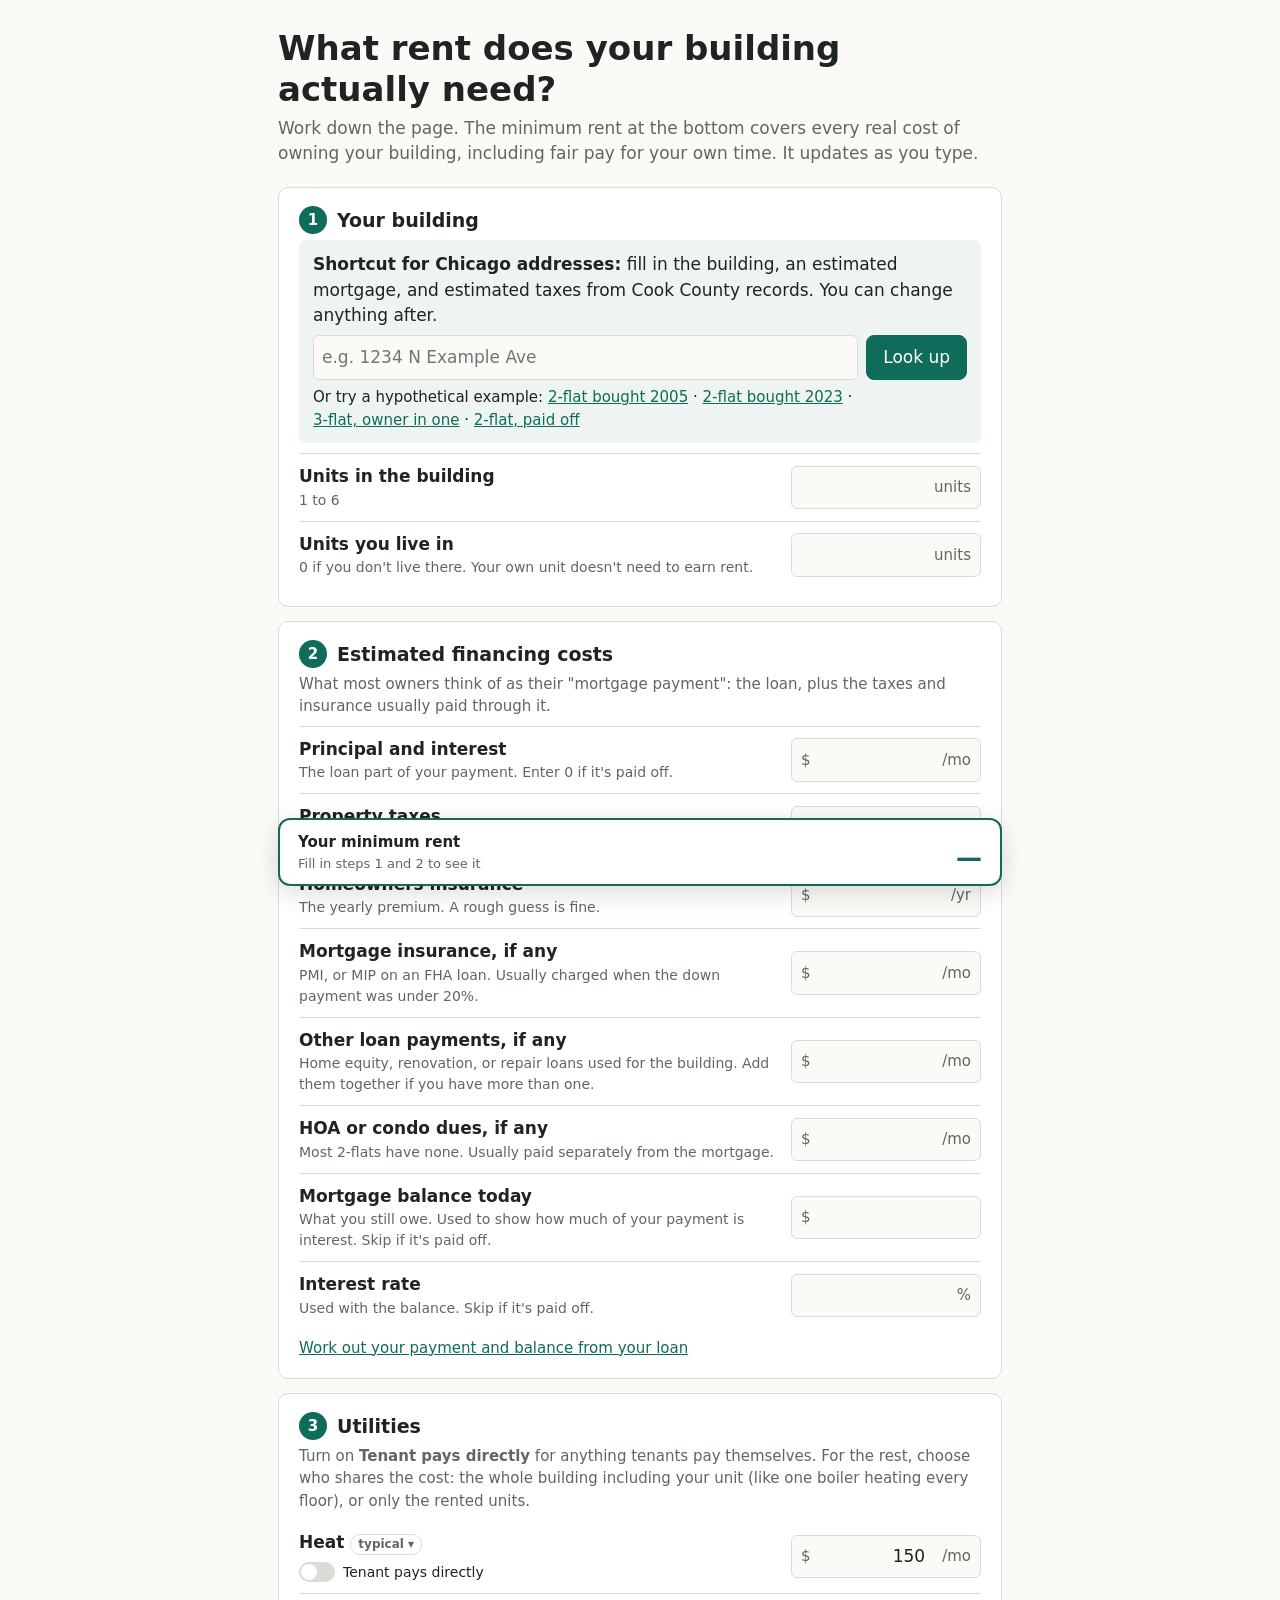
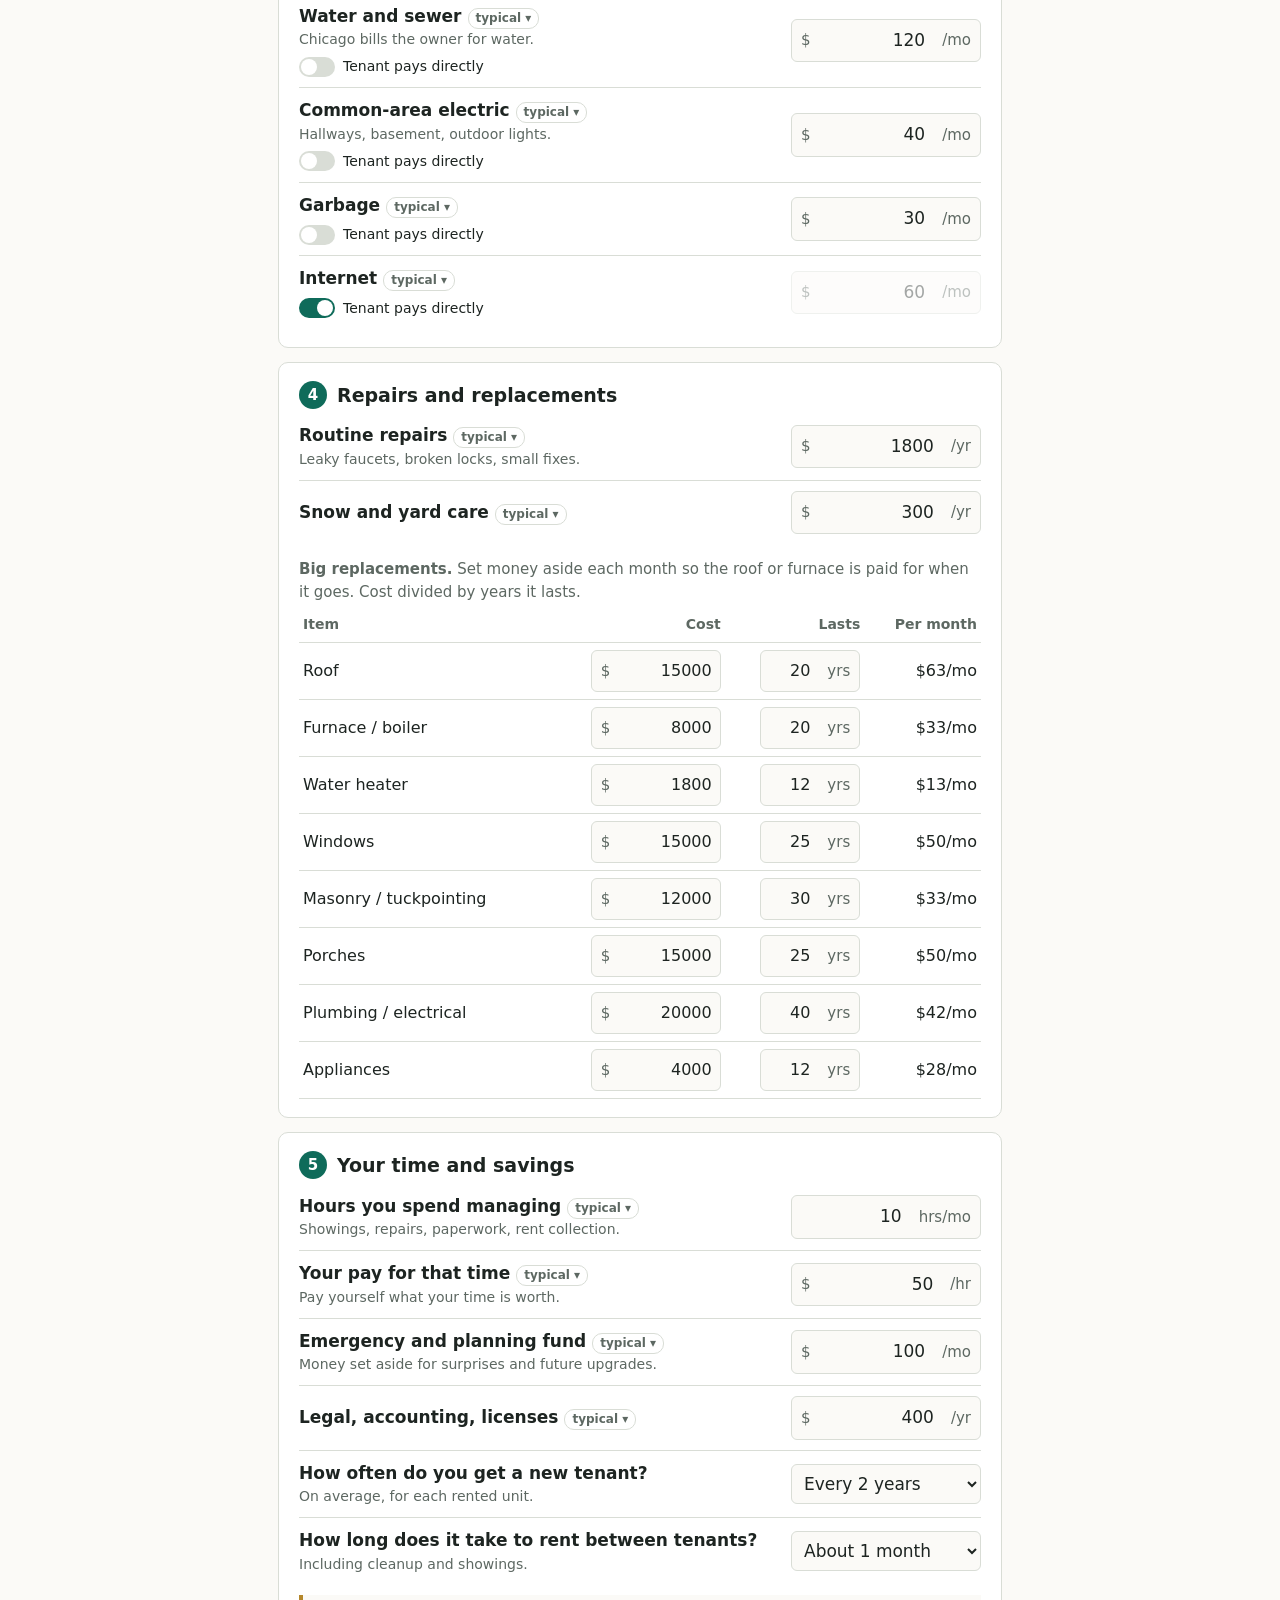
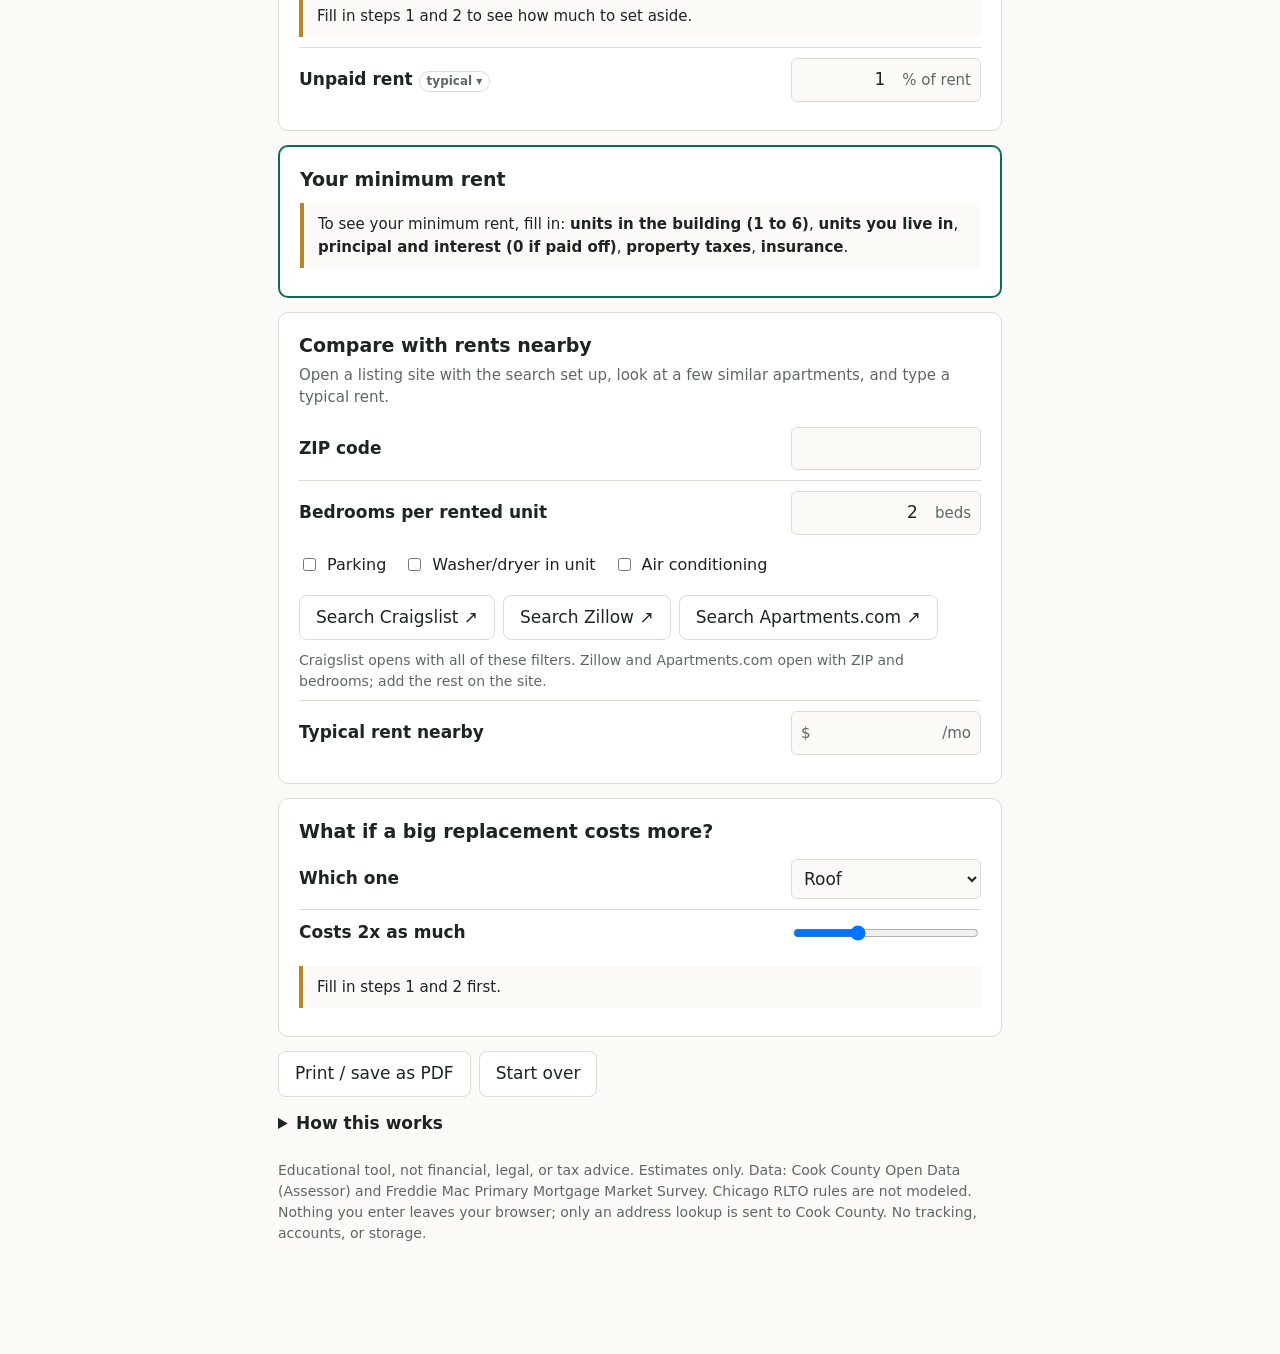
<file: public/minimum_rent_calculator/index.html>
<!DOCTYPE html>
<html lang="en">
<head>
<meta charset="utf-8">
<meta name="viewport" content="width=device-width, initial-scale=1">
<title>Chicago Small Landlord Minimum Rent Calculator</title>
<style>
:root{--bg:#fbfaf7;--card:#fff;--ink:#1d2421;--mute:#5d6862;--line:#d9ddd6;--acc:#0f6b5a;--acc2:#b4872c;--warn:#b5482f;--soft:#eef4f1}
@media(prefers-color-scheme:dark){:root{--bg:#121715;--card:#1b2220;--ink:#eef2ef;--mute:#a3aea8;--line:#34403c;--acc:#5cc7ad;--acc2:#e0b455;--warn:#ee8a6f;--soft:#1f2b27}}
*{box-sizing:border-box}
body{margin:0;background:var(--bg);color:var(--ink);font:17px/1.5 system-ui,-apple-system,"Segoe UI",Roboto,sans-serif}
main{max-width:760px;margin:0 auto;padding:28px 18px 60px}
h1{font-size:clamp(26px,4vw,34px);margin:0 0 6px;line-height:1.2}
.lead{color:var(--mute);margin:0 0 20px}
.step{background:var(--card);border:1px solid var(--line);border-radius:10px;padding:18px 20px;margin:14px 0}
.step h2{font-size:19px;margin:0 0 4px;display:flex;align-items:center;gap:10px}
.step h2 .n{display:inline-grid;place-items:center;width:28px;height:28px;border-radius:50%;background:var(--acc);color:#fff;font-size:15px;flex:none}
@media(prefers-color-scheme:dark){.step h2 .n{color:#0b1210}}
.step>p.hint{color:var(--mute);margin:0 0 8px;font-size:15px}
.row{display:grid;grid-template-columns:1fr 190px;gap:6px 16px;align-items:center;padding:10px 0;border-top:1px solid var(--line)}
.row:first-of-type{border-top:0}
.row label{font-weight:600}
.row small{display:block;font-weight:400;color:var(--mute);font-size:14px}
.box{display:flex;align-items:center;border:1px solid var(--line);border-radius:6px;background:var(--bg);overflow:hidden}
.box:focus-within{outline:3px solid var(--acc2);outline-offset:1px}
.box span{padding:0 9px;color:var(--mute);font-size:15px;white-space:nowrap}
.box input{border:0;outline:0;background:transparent;color:var(--ink);font:inherit;padding:8px;width:100%;min-width:0;text-align:right}
.tag{display:inline-block;font-size:12px;font-weight:400;border:1px solid var(--line);border-radius:10px;padding:0 7px;margin-left:6px;color:var(--mute)}
.tag:empty{display:none}
button.tag{font:inherit;font-size:12px;cursor:pointer;background:transparent;line-height:1.6}
button.tag:hover{background:var(--soft)}
button.tag[aria-expanded=true]{background:var(--soft)}
.expl{margin:-2px 0 10px;padding:10px 12px;border-radius:8px;background:var(--soft);font-size:14px;line-height:1.5}
.expl b{font-weight:600}
.utc{display:flex;flex-wrap:wrap;gap:6px 14px;align-items:center;margin-top:6px;font-weight:400;font-size:14px}
.utc select{font:inherit;font-size:14px;padding:4px 6px;border:1px solid var(--line);border-radius:6px;background:var(--bg);color:var(--ink);max-width:100%}
.sw{display:inline-flex;align-items:center;gap:8px;cursor:pointer;color:var(--ink);font-weight:400!important}
.sw input{position:absolute;opacity:0;width:1px;height:1px}
.sw span{width:36px;height:20px;border-radius:10px;background:var(--line);position:relative;transition:background .15s;flex:none}
.sw span::after{content:"";position:absolute;top:2px;left:2px;width:16px;height:16px;border-radius:50%;background:#fff;transition:transform .15s}
.sw input:checked+span{background:var(--acc)}
.sw input:checked+span::after{transform:translateX(16px)}
.sw input:focus-visible+span{outline:3px solid var(--acc2);outline-offset:2px}
.row.ut.off .box{opacity:.4}
.row.ut.off select{display:none}
.lc{margin:10px 0 4px;padding:14px;border-radius:10px;background:var(--soft)}
.lc-head{display:flex;justify-content:space-between;align-items:center}
.lc-note{margin:4px 0 10px;font-size:14px;color:var(--mute)}
.lc-grid{display:grid;grid-template-columns:repeat(auto-fit,minmax(150px,1fr));gap:10px}
.lc-grid label{font-size:14px;font-weight:600;display:flex;flex-direction:column;gap:4px}
.lc-grid .box{background:var(--card)}
.lc-grid select,.lc-grid input[type=month]{font:inherit;font-size:16px;padding:7px 8px;border:1px solid var(--line);border-radius:6px;background:var(--card);color:var(--ink)}
.lc-out{margin-top:12px;font-size:15px}
.float{position:fixed;left:50%;bottom:14px;transform:translateX(-50%);z-index:50;width:min(724px,calc(100vw - 24px));display:flex;align-items:center;justify-content:space-between;gap:12px;padding:10px 18px;border-radius:12px;background:var(--card);border:2px solid var(--acc);box-shadow:0 6px 24px rgba(0,0,0,.15);cursor:pointer;font:inherit;color:var(--ink);text-align:left;transition:opacity .2s,transform .2s}
.float.gone{opacity:0;transform:translate(-50%,12px);pointer-events:none}
.float .fl-l{font-size:15px;font-weight:600}
.float .fl-l small{display:block;font-weight:400;font-size:13px;color:var(--mute)}
.float .fl-r{display:flex;gap:18px;align-items:flex-end}
.float .fl-n{text-align:right;line-height:1.15}
.float .fl-n small{display:block;font-size:12px;color:var(--mute)}
.float .fl-v{font-size:26px;font-weight:700;color:var(--acc);white-space:nowrap}
.float .fl-b{font-size:18px;font-weight:700;color:var(--mute);white-space:nowrap}
.delta{display:inline-block;font-size:13px;font-weight:700;margin-right:6px;padding:1px 6px;border-radius:8px;background:var(--soft);color:var(--acc);opacity:0;transition:opacity .3s;vertical-align:middle}
.delta.show{opacity:1}
.pulse{animation:pulse .7s ease}
@keyframes pulse{0%{transform:scale(1)}30%{transform:scale(1.08)}100%{transform:scale(1)}}
@media(max-width:560px){.float .fl-l small{display:none}.float .fl-r{gap:12px}.float .fl-v{font-size:22px}.float .fl-b{font-size:15px}}
main{padding-bottom:110px}
@media print{.float{display:none!important}}
.lk{margin-top:10px;background:var(--card);border:1px solid var(--line);border-radius:10px;overflow:hidden}
.lk-head{display:flex;gap:10px;align-items:center;padding:12px 14px;border-bottom:1px solid var(--line)}
.lk-head svg{color:var(--acc);flex:none}
.lk-head b{display:block;font-size:16px}.lk-head span{font-size:13px;color:var(--mute)}
.lk-steps{list-style:none;margin:0;padding:4px 0}
.lk-steps li{display:grid;grid-template-columns:36px 1fr 22px;gap:10px;align-items:center;padding:8px 14px}
.lk-steps .ic{width:36px;height:36px;border-radius:9px;display:grid;place-items:center;background:var(--soft);color:var(--acc)}
.lk-steps b{display:block;font-size:15px}.lk-steps .d{font-size:14px;color:var(--mute)}
.lk-steps .st{width:20px;height:20px;border-radius:50%}
.lk-steps li.pending .st{border:2px solid var(--line);border-top-color:var(--acc);animation:spin .8s linear infinite}
.lk-steps li.done .st{background:var(--acc);-webkit-mask:var(--chk) center/14px no-repeat,linear-gradient(#000 0 0);-webkit-mask-composite:xor;mask-composite:exclude}
.lk-steps li.warn .st{background:var(--acc2)}
.lk-steps li.warn .ic{color:var(--acc2)}
.lk-steps li.done .st::after,.lk-steps li.warn .st::after{display:block;text-align:center;color:#fff;font-size:13px;font-weight:700;line-height:20px}
.lk-steps li.done .st{-webkit-mask:none;mask:none}
.lk-steps li.done .st::after{content:"\2713"}
.lk-steps li.warn .st::after{content:"!"}
@media(prefers-color-scheme:dark){.lk-steps li.done .st::after,.lk-steps li.warn .st::after{color:#0b1210}}
.lk-foot{margin:0;padding:10px 14px;border-top:1px solid var(--line);font-size:13px;color:var(--mute)}
.lk-err{margin-top:10px;padding:12px 14px;border-radius:10px;background:var(--card);border:1px solid var(--line);font-size:15px}
@keyframes spin{to{transform:rotate(360deg)}}
.tag.rec{border-color:var(--acc);color:var(--acc)}
@media(max-width:560px){.row{grid-template-columns:1fr}}
button,.btn{font:inherit;border:1px solid var(--line);background:var(--card);color:var(--ink);padding:9px 16px;border-radius:8px;cursor:pointer;text-decoration:none;display:inline-block}
button.pri{background:var(--acc);border-color:var(--acc);color:#fff}
@media(prefers-color-scheme:dark){button.pri{color:#0b1210}}
.linkish{border:0;background:none;padding:0;color:var(--acc);text-decoration:underline;cursor:pointer;font-size:15px}
:focus-visible{outline:3px solid var(--acc2);outline-offset:2px}
.lookup{background:var(--soft);border-radius:8px;padding:12px 14px;margin:6px 0 10px}
.lookup .line{display:flex;gap:8px;flex-wrap:wrap;margin-top:6px}
.lookup input{flex:1;min-width:220px;font:inherit;padding:8px;border:1px solid var(--line);border-radius:6px;background:var(--bg);color:var(--ink)}
.msg{padding:10px 14px;border-left:4px solid var(--acc2);background:var(--bg);margin:10px 0;font-size:15px}
.msg.warn{border-left-color:var(--warn)}
.chk{display:flex;gap:8px;align-items:center;font-size:16px}
.chk input{width:auto}
.hide{display:none!important}
table{border-collapse:collapse;width:100%;font-size:16px}
td,th{padding:7px 4px;border-bottom:1px solid var(--line);text-align:left;vertical-align:middle}
th{font-size:14px;color:var(--mute);font-weight:600}
td.num,th.num{text-align:right;white-space:nowrap}
.rt .box{max-width:130px;margin-left:auto}
.result{border:2px solid var(--acc)}
.big{font-size:clamp(40px,8vw,64px);font-weight:700;line-height:1.05;color:var(--acc);margin:6px 0 2px}
.receipt td{border-bottom:1px dashed var(--line)}
.receipt tr.total td{border-top:2px solid var(--ink);border-bottom:0;font-weight:700;font-size:18px}
.vs{display:grid;grid-template-columns:1fr 1fr;gap:16px;margin-top:12px}
.vs b{display:block;font-size:clamp(26px,5vw,40px);line-height:1.1;color:var(--acc)}
.vs .mk b{color:var(--mute)}
.links{display:flex;gap:8px;flex-wrap:wrap;margin:10px 0}
.actions{display:flex;gap:8px;flex-wrap:wrap;margin-top:14px}
details{margin:14px 0}
footer{color:var(--mute);font-size:14px;margin-top:24px}
@media print{.noprint,.lookup,details{display:none!important}body{background:#fff;color:#000}.step{break-inside:avoid}}
</style>
</head>
<body>
<main>
<h1>What rent does your building actually need?</h1>
<p class="lead">Work down the page. The minimum rent at the bottom covers every real cost of owning your building, including fair pay for your own time. It updates as you type.</p>

<!-- STEP 1 -->
<section class="step">
  <h2><span class="n">1</span>Your building</h2>
  <div class="lookup noprint">
    <b>Shortcut for Chicago addresses:</b> fill in the building, an estimated mortgage, and estimated taxes from Cook County records. You can change anything after.
    <div class="line">
      <input id="addr" placeholder="e.g. 1234 N Example Ave" aria-label="Street address">
      <button class="pri" id="go">Look up</button>
    </div>
    <div id="lmsg"></div>
    <div style="margin-top:6px;font-size:15px">Or try a hypothetical example: <span id="samples"></span></div>
  </div>
  <div class="row"><label for="units">Units in the building<button type="button" class="tag" id="tag-units" aria-expanded="false"></button><small>1 to 6</small></label><div class="box"><input id="units" inputmode="numeric" autocomplete="off"><span>units</span></div></div>
  <div class="row"><label for="occ">Units you live in<button type="button" class="tag" id="tag-occ" aria-expanded="false"></button><small>0 if you don't live there. Your own unit doesn't need to earn rent.</small></label><div class="box"><input id="occ" inputmode="numeric" autocomplete="off"><span>units</span></div></div>
</section>

<!-- STEP 2 -->
<section class="step">
  <h2><span class="n">2</span>Estimated financing costs</h2>
  <p class="hint">What most owners think of as their "mortgage payment": the loan, plus the taxes and insurance usually paid through it.</p>
  <div id="mortWarn" class="msg warn hide" role="alert"><b>No usable sale record was found, so we assumed the building is paid off.</b> <span id="mortWarnWhy"></span> If you have a mortgage, enter principal and interest below.</div>
  <div class="row"><label for="pi">Principal and interest<button type="button" class="tag" id="tag-pi" aria-expanded="false"></button><small>The loan part of your payment. Enter 0 if it's paid off.</small></label><div class="box"><span>$</span><input id="pi" inputmode="decimal" autocomplete="off"><span>/mo</span></div></div>
  <div class="row"><label for="tax">Property taxes<button type="button" class="tag" id="tag-tax" aria-expanded="false"></button><small>The yearly total from your tax bill.</small></label><div class="box"><span>$</span><input id="tax" inputmode="decimal" autocomplete="off"><span>/yr</span></div></div>
  <div class="row hide" id="seniorRow"><label class="chk" style="font-weight:400"><input type="checkbox" id="senior"> I'm 65 or older (adds the senior exemption to the tax estimate)</label></div>
  <div class="row"><label for="ins">Homeowners insurance<button type="button" class="tag" id="tag-ins" aria-expanded="false"></button><small>The yearly premium. A rough guess is fine.</small></label><div class="box"><span>$</span><input id="ins" inputmode="decimal" autocomplete="off"><span>/yr</span></div></div>
  <div class="row"><label for="mi">Mortgage insurance, if any<button type="button" class="tag" id="tag-mi" aria-expanded="false"></button><small>PMI, or MIP on an FHA loan. Usually charged when the down payment was under 20%.</small></label><div class="box"><span>$</span><input id="mi" inputmode="decimal" autocomplete="off"><span>/mo</span></div></div>
  <div id="pitiTotal" class="msg hide"></div>
  <div class="row"><label for="loan2">Other loan payments, if any<button type="button" class="tag" id="tag-loan2" aria-expanded="false"></button><small>Home equity, renovation, or repair loans used for the building. Add them together if you have more than one.</small></label><div class="box"><span>$</span><input id="loan2" inputmode="decimal" autocomplete="off"><span>/mo</span></div></div>
  <div class="row"><label for="hoa">HOA or condo dues, if any<button type="button" class="tag" id="tag-hoa" aria-expanded="false"></button><small>Most 2-flats have none. Usually paid separately from the mortgage.</small></label><div class="box"><span>$</span><input id="hoa" inputmode="decimal" autocomplete="off"><span>/mo</span></div></div>
  <div class="row"><label for="bal">Mortgage balance today<button type="button" class="tag" id="tag-bal" aria-expanded="false"></button><small>What you still owe. Used to show how much of your payment is interest. Skip if it's paid off.</small></label><div class="box"><span>$</span><input id="bal" inputmode="decimal" autocomplete="off"></div></div>
  <div class="row"><label for="rate">Interest rate<button type="button" class="tag" id="tag-rate" aria-expanded="false"></button><small>Used with the balance. Skip if it's paid off.</small></label><div class="box"><input id="rate" inputmode="decimal" autocomplete="off"><span>%</span></div></div>
  <p style="margin:6px 0 0"><button type="button" class="linkish" id="openLC">Work out your payment and balance from your loan</button></p>
  <div id="loanCalc" class="lc hide">
    <div class="lc-head"><b>Your loan</b><button type="button" class="linkish" id="closeLC">Close</button></div>
    <p id="lcNote" class="lc-note">Enter the details from your loan papers or mortgage statement. The payment, balance and rate above update as you type.</p>
    <div class="lc-grid">
      <label>Original loan amount<div class="box"><span>$</span><input id="lc_amt" inputmode="decimal" autocomplete="off"></div></label>
      <label>Interest rate<div class="box"><input id="lc_rate" inputmode="decimal" autocomplete="off"><span>%</span></div></label>
      <label>Loan term<select id="lc_term"><option value="30">30 years</option><option value="20">20 years</option><option value="15">15 years</option><option value="10">10 years</option></select></label>
      <label>First payment<input id="lc_start" type="month"></label>
    </div>
    <div id="lcOut" class="lc-out"></div>
  </div>
  <div id="mortInfo" class="msg hide"></div>
</section>

<!-- STEP 4 -->
<section class="step">
  <h2><span class="n">3</span>Utilities</h2>
  <p class="hint">Turn on <b>Tenant pays directly</b> for anything tenants pay themselves. For the rest, choose who shares the cost: the whole building including your unit (like one boiler heating every floor), or only the rented units.</p>
  <div class="row ut" data-ut="heat"><div><label for="heat">Heat<button type="button" class="tag" id="tag-heat" aria-expanded="false"></button></label>
   <div class="utc"><label class="sw"><input type="checkbox" id="tp-heat"><span aria-hidden="true"></span>Tenant pays directly</label>
   <select id="sh-heat" aria-label="Who shares the heat cost"><option value="all">Shared by all units, including yours</option><option value="rented">Rented units only</option></select></div></div>
   <div class="box"><span>$</span><input id="heat" inputmode="decimal" autocomplete="off"><span>/mo</span></div></div>
  <div class="row ut" data-ut="water"><div><label for="water">Water and sewer<button type="button" class="tag" id="tag-water" aria-expanded="false"></button><small>Chicago bills the owner for water.</small></label>
   <div class="utc"><label class="sw"><input type="checkbox" id="tp-water"><span aria-hidden="true"></span>Tenant pays directly</label>
   <select id="sh-water" aria-label="Who shares the water and sewer cost"><option value="all">Shared by all units, including yours</option><option value="rented">Rented units only</option></select></div></div>
   <div class="box"><span>$</span><input id="water" inputmode="decimal" autocomplete="off"><span>/mo</span></div></div>
  <div class="row ut" data-ut="elec"><div><label for="elec">Common-area electric<button type="button" class="tag" id="tag-elec" aria-expanded="false"></button><small>Hallways, basement, outdoor lights.</small></label>
   <div class="utc"><label class="sw"><input type="checkbox" id="tp-elec"><span aria-hidden="true"></span>Tenant pays directly</label>
   <select id="sh-elec" aria-label="Who shares the common-area electric cost"><option value="all">Shared by all units, including yours</option><option value="rented">Rented units only</option></select></div></div>
   <div class="box"><span>$</span><input id="elec" inputmode="decimal" autocomplete="off"><span>/mo</span></div></div>
  <div class="row ut" data-ut="garb"><div><label for="garb">Garbage<button type="button" class="tag" id="tag-garb" aria-expanded="false"></button></label>
   <div class="utc"><label class="sw"><input type="checkbox" id="tp-garb"><span aria-hidden="true"></span>Tenant pays directly</label>
   <select id="sh-garb" aria-label="Who shares the garbage cost"><option value="all">Shared by all units, including yours</option><option value="rented">Rented units only</option></select></div></div>
   <div class="box"><span>$</span><input id="garb" inputmode="decimal" autocomplete="off"><span>/mo</span></div></div>
  <div class="row ut" data-ut="net"><div><label for="net">Internet<button type="button" class="tag" id="tag-net" aria-expanded="false"></button></label>
   <div class="utc"><label class="sw"><input type="checkbox" id="tp-net"><span aria-hidden="true"></span>Tenant pays directly</label>
   <select id="sh-net" aria-label="Who shares the internet cost"><option value="all">Shared by all units, including yours</option><option value="rented">Rented units only</option></select></div></div>
   <div class="box"><span>$</span><input id="net" inputmode="decimal" autocomplete="off"><span>/mo</span></div></div>
</section>

<!-- STEP 5 -->
<section class="step">
  <h2><span class="n">4</span>Repairs and replacements</h2>
  <div class="row"><label for="minor">Routine repairs<button type="button" class="tag" id="tag-minor" aria-expanded="false"></button><small>Leaky faucets, broken locks, small fixes.</small></label><div class="box"><span>$</span><input id="minor" inputmode="decimal" autocomplete="off"><span>/yr</span></div></div>
  <div class="row"><label for="snow">Snow and yard care<button type="button" class="tag" id="tag-snow" aria-expanded="false"></button></label><div class="box"><span>$</span><input id="snow" inputmode="decimal" autocomplete="off"><span>/yr</span></div></div>
  <p class="hint" style="margin:14px 0 4px"><b>Big replacements.</b> Set money aside each month so the roof or furnace is paid for when it goes. Cost divided by years it lasts.</p>
  <table class="rt"><thead><tr><th>Item</th><th class="num">Cost</th><th class="num">Lasts</th><th class="num">Per month</th></tr></thead><tbody id="rt"></tbody></table>
</section>

<!-- STEP 6 -->
<section class="step">
  <h2><span class="n">5</span>Your time and savings</h2>
  <div class="row"><label for="hours">Hours you spend managing<button type="button" class="tag" id="tag-hours" aria-expanded="false"></button><small>Showings, repairs, paperwork, rent collection.</small></label><div class="box"><input id="hours" inputmode="decimal" autocomplete="off"><span>hrs/mo</span></div></div>
  <div class="row"><label for="wage">Your pay for that time<button type="button" class="tag" id="tag-wage" aria-expanded="false"></button><small>Pay yourself what your time is worth.</small></label><div class="box"><span>$</span><input id="wage" inputmode="decimal" autocomplete="off"><span>/hr</span></div></div>
  <div class="row"><label for="fund">Emergency and planning fund<button type="button" class="tag" id="tag-fund" aria-expanded="false"></button><small>Money set aside for surprises and future upgrades.</small></label><div class="box"><span>$</span><input id="fund" inputmode="decimal" autocomplete="off"><span>/mo</span></div></div>
  <div class="row"><label for="legal">Legal, accounting, licenses<button type="button" class="tag" id="tag-legal" aria-expanded="false"></button></label><div class="box"><span>$</span><input id="legal" inputmode="decimal" autocomplete="off"><span>/yr</span></div></div>
  <div class="row"><label for="vac_every">How often do you get a new tenant?<small>On average, for each rented unit.</small></label><select id="vac_every" style="font:inherit;padding:8px;border:1px solid var(--line);border-radius:6px;background:var(--bg);color:var(--ink);width:100%"><option value="12">Every year</option><option value="24">Every 2 years</option><option value="36">Every 3 years</option><option value="60">Every 5 years</option><option value="120">Rarely (about every 10 years)</option></select></div>
  <div class="row"><label for="vac_gap">How long does it take to rent between tenants?<small>Including cleanup and showings.</small></label><select id="vac_gap" style="font:inherit;padding:8px;border:1px solid var(--line);border-radius:6px;background:var(--bg);color:var(--ink);width:100%"><option value="0.5">About 2 weeks</option><option value="1">About 1 month</option><option value="2">About 2 months</option><option value="3">About 3 months</option></select></div>
  <div id="vacOut" class="msg"></div>
  <div class="row"><label for="bad">Unpaid rent<button type="button" class="tag" id="tag-bad" aria-expanded="false"></button></label><div class="box"><input id="bad" inputmode="decimal" autocomplete="off"><span>% of rent</span></div></div>
</section>

<button type="button" class="float" id="float" aria-live="polite" aria-label="Your minimum rent"><div class="fl-l">Your minimum rent<small id="flM">per rented unit, per month</small></div><div class="fl-r"><div class="fl-n hide" id="flBw"><small><span class="delta" id="flDB"></span>interest-only view</small><span class="fl-b" id="flB"></span></div><div class="fl-n"><small><span class="delta" id="flD"></span>&nbsp;</small><span class="fl-v" id="flV"></span></div></div></button>

<!-- RESULT -->
<section class="step result" id="result">
  <h2>Your minimum rent</h2>
  <div id="missing" class="msg"></div>
  <div id="answer" class="hide">
    <div class="big" id="outA">$0</div>
    <div>per month, for each rented unit</div>
    <p id="shareLine"></p>
    <table class="receipt"><tbody id="receipt"></tbody></table>
    <p id="scary" style="margin-top:12px"></p>
    <p id="outB" class="msg hide"></p>
  </div>
</section>

<!-- COMPARE -->
<section class="step" id="compare">
  <h2>Compare with rents nearby</h2>
  <p class="hint">Open a listing site with the search set up, look at a few similar apartments, and type a typical rent.</p>
  <div class="row"><label for="cz_zip">ZIP code</label><div class="box"><input id="cz_zip" inputmode="numeric" maxlength="5" autocomplete="off"></div></div>
  <div class="row"><label for="cz_beds">Bedrooms per rented unit</label><div class="box"><input id="cz_beds" inputmode="numeric" value="2" autocomplete="off"><span>beds</span></div></div>
  <div style="display:flex;gap:18px;flex-wrap:wrap;padding:8px 0">
    <label class="chk"><input type="checkbox" id="cz_park"> Parking</label>
    <label class="chk"><input type="checkbox" id="cz_laundry"> Washer/dryer in unit</label>
    <label class="chk"><input type="checkbox" id="cz_ac"> Air conditioning</label>
  </div>
  <div class="links noprint" id="czLinks"></div>
  <p class="hint" style="font-size:14px">Craigslist opens with all of these filters. Zillow and Apartments.com open with ZIP and bedrooms; add the rest on the site.</p>
  <div class="row"><label for="mkt">Typical rent nearby</label><div class="box"><span>$</span><input id="mkt" inputmode="decimal" autocomplete="off"><span>/mo</span></div></div>
  <div id="mktOut"></div>
</section>

<!-- WHAT IF -->
<section class="step noprint">
  <h2>What if a big replacement costs more?</h2>
  <div class="row"><label for="wi">Which one</label><select id="wi" style="font:inherit;padding:8px;border:1px solid var(--line);border-radius:6px;background:var(--bg);color:var(--ink)"></select></div>
  <div class="row"><label for="wm">Costs <span id="wiV">2</span>x as much</label><input id="wm" type="range" min="1" max="4" step="0.5" value="2"></div>
  <p id="wiOut" class="msg"></p>
</section>

<div class="actions noprint"><button id="print">Print / save as PDF</button><button id="reset">Start over</button></div>

<details><summary><b>How this works</b></summary>
<p>Add up what the whole building costs each month: financing costs (principal and interest, taxes, insurance, mortgage insurance, any other loans for the building), utilities you pay, repairs, savings for big replacements, pay for your time, and an emergency and planning fund. The rented units cover their share of that total. In a 2-flat where you live in one unit, the rented unit covers half. In a 3-flat where you live in one, the two rented units cover two thirds between them. The unit you live in carries the rest, as your own housing cost. Savings for vacancies come from how often you get a new tenant and how long it takes to re-rent: one month empty every two years means a unit earns rent 23 of 24 months, so rent is set to cover a full year of costs in that time.</p>
<p>The interest-only view counts just the interest part of the mortgage, based on what you still owe today. The principal part is money you keep, as equity in the building.</p>
<p>Address lookups estimate taxes as assessed value x state equalizer, minus the homeowner exemption if you live there ($10,000, plus $8,000 more if you are 65 or older), x the tax rate. The mortgage estimate assumes 20% down and the average 30-year rate in the year of the last sale. Your real numbers are better if you have them.</p></details>

<footer>Educational tool, not financial, legal, or tax advice. Estimates only. Data: Cook County Open Data (Assessor) and Freddie Mac Primary Mortgage Market Survey. Chicago RLTO rules are not modeled. Nothing you enter leaves your browser; only an address lookup is sent to Cook County. No tracking, accounts, or storage.</footer>
</main>

<script>
/* ===== ASSUMPTIONS (edit here) ===== */
const OWNER_HOURLY_WAGE = 50;       // $/hr the owner pays themselves; presenter sets this.
const STATE_EQUALIZER = 3.0163;     // Illinois equalizer, tax year 2024. Update yearly.
const TAX_RATE = 0.067;             // Rough Chicago combined rate (~6.7%). Check the Treasurer bill.
const HOMEOWNER_EXEMPTION = 10000;  // Cook County homeowner exemption ($ off equalized assessed value), owner-occupied.
const SENIOR_EXEMPTION = 8000;      // Cook County senior exemption (65+), on top of the homeowner exemption.
const DOWN_PAYMENT = 0.20;          // Assumed down payment when estimating a loan from a sale price.
const API = 'https://datacatalog.cookcountyil.gov/resource/';
const DS = {addr:'3723-97qp', sales:'wvhk-k5uv', values:'uzyt-m557', chars:'x54s-btds'}; // Parcel Addresses, Parcel Sales, Assessed Values, Building Characteristics.
const APTS = {None:1, Two:2, Three:3, Four:4, Five:5, Six:6}; // char_apts -> units. "None" = single-family home.
/* Freddie Mac PMMS 30-yr fixed, ANNUAL averages (%). Years not listed use the nearest listed year. 2025 is approximate. */
const RATES={1990:10.13,1991:9.25,1992:8.39,1993:7.31,1994:8.38,1995:7.93,1996:7.81,1997:7.60,1998:6.94,1999:7.44,2000:8.05,2001:6.97,2002:6.54,2003:5.83,2004:5.84,2005:5.87,2006:6.41,2007:6.34,2008:6.03,2009:5.04,2010:4.69,2011:4.45,2012:3.66,2013:3.98,2014:4.17,2015:3.85,2016:3.65,2017:3.99,2018:4.54,2019:3.94,2020:3.11,2021:2.96,2022:5.34,2023:6.81,2024:6.72,2025:6.60};
/* Typical starting values for the steps people rarely know offhand. Rounded on purpose. */
const TYPICAL={heat:150,water:120,elec:40,garb:30,net:60,minor:1800,snow:300,hours:10,wage:OWNER_HOURLY_WAGE,fund:100,legal:400,bad:1};
const VAC_DEFAULT={every:'24',gap:'1'}; // new tenant every 2 years, about 1 month to re-rent
const REPL0=[['Roof',15000,20],['Furnace / boiler',8000,20],['Water heater',1800,12],['Windows',15000,25],['Masonry / tuckpointing',12000,30],['Porches',15000,25],['Plumbing / electrical',20000,40],['Appliances',4000,12]];
const SAMPLES=[
 {n:'2-flat bought 2005',v:{units:2,occ:1,pi:1190,bal:110000,rate:5.9,tax:4200,ins:1700}},
 {n:'2-flat bought 2023',v:{units:2,occ:1,pi:2480,bal:370000,rate:6.8,tax:6200,ins:2400}},
 {n:'3-flat, owner in one',v:{units:3,occ:1,pi:2650,bal:410000,rate:6.5,tax:7000,ins:3000}},
 {n:'2-flat, paid off',v:{units:2,occ:1,pi:0,tax:4800,ins:1900}}];
const UTIL=['heat','water','elec','garb','net'];
const UT_DEFAULT={net:true}; // utilities tenants usually pay directly
const ALL=['units','occ','pi','tax','ins','mi','loan2','hoa','bal','rate',...Object.keys(TYPICAL)];

/* ===== HELPERS ===== */
const $=id=>document.getElementById(id);
const usd=n=>(n<0?'-$':'$')+Math.abs(Math.round(n)).toLocaleString('en-US');
const parse=s=>{const v=parseFloat(String(s).replace(/[$,%\s]/g,''));return isFinite(v)?v:NaN};
const has=id=>String($(id).value).trim()!==''&&!isNaN(parse($(id).value));
const val=id=>{const v=parse($(id).value);return isFinite(v)&&v>=0?v:0};
const plural=(n,w)=>`${n} ${w}${n===1?'':'s'}`;
const TAGS={typical:['typical',''],record:['county record','rec'],est:['estimate',''],calc:['from your loan',''],lookup:['estimate','']};
const EXPL={};
function setF(id,v,src,ex){const e=$(id);e.value=v;e.dataset.src=src||'';if(ex)EXPL[id]=ex;else delete EXPL[id];closeEx(id);tag(id)}
function exText(id){const e=EXPL[id];if(e)return typeof e==='function'?e():e;
 const src=$(id).dataset.src;
 if(src==='typical')return 'A typical starting value for a small Chicago building. Replace it with your own number if you know it.';
 if(src==='est')return 'From the hypothetical example.';return ''}
function closeEx(id){const x=$('ex-'+id);if(x)x.classList.add('hide');const t=$('tag-'+id);if(t)t.setAttribute('aria-expanded','false')}
function tag(id){const t=$('tag-'+id);if(!t)return;const s=TAGS[$(id).dataset.src];t.innerHTML=s?s[0]+' &#9662;':'';t.title=s?'How was this worked out?':'';t.className='tag'+(s&&s[1]?' '+s[1]:'')}
let R=REPL0.map(r=>r.slice()), lookupAV=0, noSale=false, lookupLoan=null;

/* ===== MATH ===== */
function pmt(P,rate,yrs){const r=rate/100/12,n=yrs*12;if(P<=0||n<=0)return 0;if(r===0)return P/n;return P*r/(1-Math.pow(1+r,-n))}
function balanceAfter(P,rate,yrs,months){const r=rate/100/12,n=yrs*12;if(months>=n)return 0;if(r===0)return P*(1-months/n);
 const p=pmt(P,rate,yrs),g=Math.pow(1+r,months);return Math.max(0,P*g-p*(g-1)/r)}
function vacFrac(){const every=+$('vac_every').value,gap=+$('vac_gap').value;return Math.min(0.5,gap/every)} // empty months per tenant cycle
function lookupTax(){const ex=val('occ')>=1?HOMEOWNER_EXEMPTION+($('senior').checked?SENIOR_EXEMPTION:0):0;return Math.round(Math.max(0,lookupAV*STATE_EQUALIZER-ex)*TAX_RATE)}
function missing(){
 const m=[],u=val('units'),o=val('occ');
 if(!has('units')||!(u>=1&&u<=6&&Number.isInteger(u)))m.push('units in the building (1 to 6)');
 if(!has('occ')||!Number.isInteger(o))m.push('units you live in');
 else if(has('units')&&o>=u)m.push('units you live in (must be fewer than the total, so at least one is rented)');
 if(!has('pi'))m.push('principal and interest (0 if paid off)');
 if(has('pi')&&val('pi')>0){if(!has('bal'))m.push('mortgage balance');if(!has('rate'))m.push('interest rate')}
 if(!has('tax'))m.push('property taxes');
 if(!has('ins'))m.push('insurance');
 return m}
function compute(mult){ // mult: optional {i,f} to scale one replacement cost
 const units=val('units'),occ=val('occ'),rented=units-occ,share=rented/units;
 const pi=val('pi'),loan2=val('loan2')+val('mi'),mi=val('mi'); // mortgage insurance and other loans count in full in both views // other loans count in full in both views (no balance/rate to split out interest)
 const piInt=(has('bal')&&has('rate'))?Math.min(pi,val('bal')*val('rate')/1200):null;
 const resYear=R.map((r,i)=>{const c=(mult&&mult.i==i)?r[1]*mult.f:r[1];return r[2]>0?c/r[2]:0});
 const m={ // whole-building monthly costs
  taxes:val('tax')/12, ins:val('ins')/12, hoa:val('hoa'),
  upkeep:(val('minor')+val('snow'))/12, repl:resYear.reduce((a,b)=>a+b,0)/12,
  pay:val('hours')*val('wage'), funds:val('fund')+val('legal')/12};
 const base=Object.values(m).reduce((a,b)=>a+b,0);
 const vacF=vacFrac();                                // share of the time a unit sits empty
 const loss=Math.min(0.9,vacF+val('bad')/100);
 // Utilities: skip ones tenants pay directly; the rest are shared by all units, or charged to rented units only.
 let utilAll=0,utilRented=0;
 UTIL.forEach(id=>{if($('tp-'+id).checked)return;const a=val(id);utilAll+=a;utilRented+=$('sh-'+id).value==='rented'?a:a*share});
 const total=base+pi+loan2+utilAll;
 const per=x=>x*share/rented;                       // a shared whole-building amount -> per rented unit
 const rentedTotal=(base+pi+loan2)*share+utilRented; // what the rented units cover together
 const rent=mort=>(per(base+mort+loan2)+utilRented/rented)/(1-loss); // rented share, split across rented units, plus cushion
 const rA=rent(pi);
 return {vacF,units,occ,rented,share,total,rentedTotal,pi,piInt,m,resYear,loss,rA,rB:piInt===null?null:rent(piInt),per,
  lines:[['Principal and interest',per(pi)],['Property taxes',per(m.taxes)],['Homeowners insurance',per(m.ins)],...(mi>0?[['Mortgage insurance',per(mi)]]:[]),...(loan2-mi>0?[['Other loans',per(loan2-mi)]]:[]),...(m.hoa>0?[['HOA or condo dues',per(m.hoa)]]:[]),['Utilities',utilRented/rented],['Routine repairs and yard',per(m.upkeep)],
   ['Savings for big replacements',per(m.repl)],['Your pay',per(m.pay)],['Emergency, planning, legal',per(m.funds)],['Savings for vacancies',rA*vacF],...(val('bad')>0?[['Unpaid-rent cushion',rA*val('bad')/100]]:[])]};
}

/* ===== RENDER ===== */
function calc(){
 if(lookupAV&&$('tax').dataset.src==='lookup'){$('tax').value=lookupTax();const x=$('ex-tax');if(x&&!x.classList.contains('hide'))x.innerHTML=exText('tax')}
 $('seniorRow').classList.toggle('hide',!(lookupAV&&$('tax').dataset.src==='lookup'&&val('occ')>=1));
 $('mortWarn').classList.toggle('hide',!noSale);
 if(typeof syncShareSel==='function')syncShareSel();
 drawMortInfo();
 drawLinks();
 const miss=missing();
 R.forEach((r,i)=>{const c=$('rp'+i);if(c)c.textContent=r[2]>0?usd(r[1]/r[2]/12)+'/mo':'—'});
 if(miss.length){
  $('answer').classList.add('hide');$('missing').classList.remove('hide');
  $('missing').innerHTML='To see your minimum rent, fill in: '+miss.map(x=>`<b>${x}</b>`).join(', ')+'.';
  $('flV').textContent='—';$('flM').textContent='Fill in steps 1 and 2 to see it';$('flBw').classList.add('hide');lastA=lastB=null;
  $('mktOut').innerHTML='';$('wiOut').textContent='Fill in steps 1 and 2 first.';
  $('vacOut').textContent=`Fill in steps 1 and 2 to see how much to set aside.`;return}
 $('missing').classList.add('hide');$('answer').classList.remove('hide');
 const c=compute();
 $('outA').textContent=usd(c.rA);$('flV').textContent=usd(c.rA);$('flM').textContent='per rented unit, per month · updates as you type';
 {const showB=c.rB!==null&&c.pi>0;$('flBw').classList.toggle('hide',!showB);if(showB)$('flB').textContent=usd(c.rB);
  const a=Math.round(c.rA),b=showB?Math.round(c.rB):null;
  if(lastA!==null&&a!==lastA)flash('flV',a-lastA,true);
  if(lastB!==null&&b!==null&&b!==lastB)flash('flB',b-lastB,true);
  lastA=a;lastB=b;}
 {const every=+$('vac_every').value,gap=+$('vac_gap').value,set=c.rA*c.vacF,yrs=every/12,gapTxt=gap===0.5?'2 weeks':plural(gap,'month');
  $('vacOut').innerHTML=`Set aside <b>${usd(set)} a month</b> per rented unit. Over ${yrs===1?'a year':yrs+' years'} that adds up to ${usd(set*every)}, enough to cover ${gapTxt} of lost rent between tenants.`}
 {const each=c.rentedTotal/c.rented,extra=c.rA-each,many=c.rented>1;
  const cover=c.occ>0
   ?`Your ${plural(c.rented,'rented unit')} ${many?'cover':'covers'} ${usd(c.rentedTotal)} of that${many?`, or ${usd(each)} each`:''}. The other ${usd(c.total-c.rentedTotal)} is your own housing cost for the ${plural(c.occ,'unit')} you live in.`
   :`Split across ${plural(c.rented,'rented unit')}, that's ${usd(each)} each.`;
  $('shareLine').innerHTML=`Your building costs <b>${usd(c.total)}</b> a month to run. ${cover} Add ${usd(extra)}${many?' each':''} to save for empty months between tenants and unpaid rent, and you get <b>${usd(c.rA)}</b>.`}
 $('receipt').innerHTML=c.lines.map(([n,v])=>`<tr><td>${n}</td><td class="num">${usd(v)}</td></tr>`).join('')+`<tr class="total"><td>Minimum rent per unit</td><td class="num">${usd(c.rA)}</td></tr>`;
 const mt=c.lines.filter(l=>/^(Principal|Property taxes|Homeowners|Mortgage insurance|Other loans)/.test(l[0])).reduce((a,l)=>a+l[1],0);
 $('scary').textContent=c.rA>0?`Financing costs (mortgage payment, taxes, insurance, other loans) are ${Math.round(mt/c.rA*100)}% of this. Everything else, including savings for every big replacement, is ${100-Math.round(mt/c.rA*100)}%.`:'';
 const ob=$('outB');
 if(c.rB!==null&&c.pi>0){ob.classList.remove('hide');ob.innerHTML=`<b>Interest-only view: ${usd(c.rB)} per unit.</b> That counts only the interest part of your mortgage and treats the principal as your own savings, since it builds equity you keep.`}else ob.classList.add('hide');
 const i=+$('wi').value||0,f=+$('wm').value;$('wiV').textContent=f;
 $('wiOut').textContent=`If your ${R[i][0].toLowerCase()} costs ${f}x as much (${usd(R[i][1]*f)}), minimum rent rises by about ${usd(compute({i,f}).rA-c.rA)} per unit per month.`;
 const mk=val('mkt');
 if(!(mk>0)){$('mktOut').innerHTML='';return}
 const gap=mk-c.rA;
 $('mktOut').innerHTML=`<div class="vs"><div><b>${usd(c.rA)}</b>Rent at cost</div><div class="mk"><b>${usd(mk)}</b>Typical rent nearby</div></div>`+(gap>0
  ?`<p class="msg">Charging ${usd(c.rA)} already covers the mortgage, taxes, insurance, repairs, savings for every big replacement, an emergency and planning fund, savings for vacancies, and pays you ${usd(val('wage'))} an hour. Market rent would add ${usd(gap)} a month per unit (${usd(gap*12*c.rented)} a year across your ${plural(c.rented,'rented unit')}) on top of every real cost.</p>`
  :`<p class="msg">Rents nearby are at or below what this building needs. Double-check your numbers; your costs may be higher than typical.</p>`);
}
/* Loan calculator: original loan, rate, term, first payment -> monthly payment and balance today. */
function openLC(){$('loanCalc').classList.remove('hide');$('openLC').parentElement.classList.add('hide')}
function closeLC(){$('loanCalc').classList.add('hide');$('openLC').parentElement.classList.remove('hide')}
function runLC(){
 const amt=parse($('lc_amt').value),rate=parse($('lc_rate').value),term=+$('lc_term').value,st=$('lc_start').value;
 if(!(amt>0)||!(rate>=0)||!st){$('lcOut').textContent='Fill in all four to see your payment and balance.';return}
 const [y,mo]=st.split('-').map(Number),now=new Date();
 const made=Math.max(0,Math.min(term*12,(now.getFullYear()-y)*12+(now.getMonth()+1-mo)+1)); // payments made so far
 const pay=Math.round(pmt(amt,rate,term)),bal=Math.round(balanceAfter(amt,rate,term,made));
 const ex='Worked out from your loan details. Click to see or change them.';
 setF('pi',made>=term*12?0:pay,'calc',ex);setF('bal',bal,'calc',ex);setF('rate',rate,'calc',ex);noSale=false;
 $('lcOut').innerHTML=made>=term*12?'<b>This loan is paid off.</b>':`Monthly principal and interest: <b>${usd(pay)}</b> &middot; Still owed after ${made} payments: <b>${usd(bal)}</b>`;
 calc()}
function drawMortInfo(){ // this month's interest/principal split
 const parts=[];
 const pi=val('pi'),bal=val('bal'),rate=val('rate');
 if(has('pi')&&pi>0&&has('bal')&&bal>0&&has('rate')){
  const int=Math.min(pi,bal*rate/1200);
  parts.push(`Of your ${usd(pi)} monthly payment, about <b>${usd(int)} is interest</b> and ${usd(pi-int)} pays down the ${usd(bal)} you still owe.`)}
 const piti=val('pi')+val('tax')/12+val('ins')/12+val('mi');
 const pt=$('pitiTotal');
 if(has('pi')||has('tax')||has('ins')){pt.classList.remove('hide');pt.innerHTML=`<b>Estimated monthly payment: ${usd(piti)}</b> = ${usd(val('pi'))} principal and interest + ${usd(val('tax')/12)} taxes + ${usd(val('ins')/12)} insurance${val('mi')>0?` + ${usd(val('mi'))} mortgage insurance`:''}. Compare it with your mortgage statement.`}else pt.classList.add('hide');
 $('mortInfo').innerHTML=parts.join('<br>');$('mortInfo').classList.toggle('hide',!parts.length)}
function drawRepl(){
 $('rt').innerHTML=R.map((r,i)=>`<tr><td>${r[0]}</td><td class="num"><div class="box"><span>$</span><input inputmode="decimal" value="${r[1]}" data-i="${i}" data-k="1" aria-label="${r[0]} cost"></div></td><td class="num"><div class="box" style="max-width:100px"><input inputmode="numeric" value="${r[2]}" data-i="${i}" data-k="2" aria-label="${r[0]} years it lasts"><span>yrs</span></div></td><td class="num" id="rp${i}"></td></tr>`).join('');
 $('rt').querySelectorAll('input').forEach(e=>e.addEventListener('input',()=>{const v=parse(e.value);R[e.dataset.i][e.dataset.k]=isFinite(v)&&v>=0?v:0;calc()}));
 $('wi').innerHTML=R.map((r,i)=>`<option value="${i}">${r[0]}</option>`).join('')}
function drawLinks(){
 const zip=($('cz_zip').value.match(/\d{5}/)||[''])[0],beds=Math.max(0,Math.min(6,parseInt($('cz_beds').value)||0));
 const cl=new URLSearchParams({min_bedrooms:beds,max_bedrooms:beds});
 if(zip){cl.set('postal',zip);cl.set('search_distance','1')}
 if($('cz_park').checked)[1,2,3,4].forEach(p=>cl.append('parking',p)); // carport, attached garage, detached garage, off-street
 if($('cz_laundry').checked)cl.set('laundry','1');                       // washer/dryer in unit
 if($('cz_ac').checked)cl.set('airconditioning','1');
 const area=zip?`chicago-il-${zip}`:'chicago-il',bd=beds===0?'studios':`${beds}-bedrooms`;
 $('czLinks').innerHTML=[['Craigslist','https://chicago.craigslist.org/search/apa?'+cl],['Zillow',`https://www.zillow.com/${area}/rentals/${beds}-_beds/`],['Apartments.com',`https://www.apartments.com/${area}/${bd}/`]]
  .map(([n,u])=>`<a class="btn" href="${u}" target="_blank" rel="noopener">Search ${n} &#8599;</a>`).join('')}
function reset(){
 $('vac_every').value=VAC_DEFAULT.every;$('vac_gap').value=VAC_DEFAULT.gap;
 UTIL.forEach(id=>{$('tp-'+id).checked=!!UT_DEFAULT[id];$('sh-'+id).value='all'});syncUtil();
 ALL.forEach(id=>setF(id,TYPICAL[id]??'',TYPICAL[id]!==undefined?'typical':''));
 R=REPL0.map(r=>r.slice());drawRepl();lookupAV=0;noSale=false;lookupLoan=null;
 ['lc_amt','lc_rate','lc_start'].forEach(id=>$(id).value='');$('lc_term').value='30';$('lcOut').textContent='';closeLC();$('senior').checked=false;
 ['addr','mkt','cz_zip'].forEach(id=>$(id).value='');$('lmsg').innerHTML='';calc()}

/* ===== EVENTS ===== */
// Floating minimum rent: visible while scrolling, hidden when the full result is on screen.
let resultVisible=false;
new IntersectionObserver(es=>{resultVisible=es[0].isIntersecting;$('float').classList.toggle('gone',resultVisible)},{threshold:0.25}).observe($('result'));
addEventListener('scroll',()=>$('float').classList.toggle('gone',resultVisible),{passive:true});
let lastA=null,lastB=null;
function flash(id,d,label){ // pulse a changed number; show how much the main number moved
 const el=$(id);el.classList.remove('pulse');void el.offsetWidth;el.classList.add('pulse');
 if(!label)return;
 const D=$(id==='flB'?'flDB':'flD');D.textContent=(d>0?'▲ ':'▼ ')+usd(Math.abs(d));D.classList.add('show');
 clearTimeout(D._t);D._t=setTimeout(()=>D.classList.remove('show'),2200);
 if(id==='flV'){const o=$('outA');o.classList.remove('pulse');void o.offsetWidth;o.classList.add('pulse')}}
function firstMissing(){ // first required field still empty or invalid, in page order
 const u=val('units'),o=val('occ');
 if(!has('units')||!(u>=1&&u<=6&&Number.isInteger(u)))return 'units';
 if(!has('occ')||!Number.isInteger(o)||o>=u)return 'occ';
 if(!has('pi'))return 'pi';
 if(val('pi')>0&&!has('bal'))return 'bal';
 if(val('pi')>0&&!has('rate'))return 'rate';
 if(!has('tax'))return 'tax';
 if(!has('ins'))return 'ins';
 return null}
$('float').onclick=()=>{const id=firstMissing();
 if(id){$(id).closest('.step').scrollIntoView({behavior:'smooth',block:'start'});setTimeout(()=>$(id).focus({preventScroll:true}),400)}
 else $('result').scrollIntoView({behavior:'smooth',block:'start'})};
$('openLC').onclick=()=>{openLC();$('lcNote').textContent='Enter the details from your loan papers or mortgage statement. The payment, balance and rate above update as you type.';runLC()};
$('closeLC').onclick=closeLC;
['lc_amt','lc_rate','lc_term','lc_start'].forEach(id=>$(id).addEventListener('input',runLC));
function syncUtil(){UTIL.forEach(id=>{const off=$('tp-'+id).checked;$(id).closest('.row').classList.toggle('off',off);$(id).disabled=off})}
UTIL.forEach(id=>{['tp-','sh-'].forEach(pf=>$(pf+id).addEventListener('input',()=>{syncUtil();calc()}))});
// the shared/rented-only choice only matters when the owner lives in the building
function syncShareSel(){const own=val('occ')>=1;UTIL.forEach(id=>$('sh-'+id).classList.toggle('hide',!own))}
ALL.forEach(id=>{const row=$(id).closest('.row'),x=document.createElement('div');x.className='expl hide';x.id='ex-'+id;x.setAttribute('role','note');row.after(x);
 $('tag-'+id).addEventListener('click',e=>{e.preventDefault();e.stopPropagation();
  if($(id).dataset.src==='calc'){openLC();$('loanCalc').scrollIntoView({behavior:'smooth',block:'center'});return}
  const open=x.classList.contains('hide');
  if(open){x.innerHTML=exText(id);x.classList.remove('hide')}else x.classList.add('hide');$('tag-'+id).setAttribute('aria-expanded',open)})});
ALL.forEach(id=>$(id).addEventListener('input',()=>{$(id).dataset.src='';delete EXPL[id];closeEx(id);tag(id);if(id==='pi')noSale=false;calc()}));
['vac_every','vac_gap','mkt','cz_zip','cz_beds','cz_park','cz_laundry','cz_ac','senior','wi','wm'].forEach(id=>$(id).addEventListener('input',calc));
$('reset').onclick=()=>{reset();window.scrollTo({top:0,behavior:'smooth'})};
$('print').onclick=()=>window.print();
$('samples').innerHTML=SAMPLES.map((s,i)=>`<button class="linkish" data-s="${i}">${s.n}</button>`).join(' · ');
$('samples').onclick=e=>{const i=e.target.dataset.s;if(i===undefined)return;reset();Object.entries(SAMPLES[i].v).forEach(([k,v])=>setF(k,v,'est','From the hypothetical example: '+SAMPLES[i].n+'.'));
 $('lmsg').innerHTML='<p class="msg">Hypothetical example, not a real property. Every number is editable.</p>';calc()};

/* ===== ADDRESS LOOKUP ===== */
async function q(ds,params){const r=await fetch(API+ds+'.json?'+new URLSearchParams(params));if(!r.ok)throw new Error(r.status);return r.json()}
const isTrue=v=>v===true||/^(true|1|y)$/i.test(String(v));
const SUFFIX=/^(AVE|AVENUE|ST|STREET|BLVD|BOULEVARD|RD|ROAD|DR|DRIVE|CT|COURT|PL|PLACE|PKWY|PARKWAY|TER|TERRACE|LN|LANE|WAY|HWY)$/;
const toks=s=>String(s).toUpperCase().replace(/[^A-Z0-9 ]/g,' ').split(/\s+/).filter(Boolean);
const lmsg=h=>$('lmsg').innerHTML=`<div class="lk-err">${h}</div>`;
const SV=(d)=>`<svg width="20" height="20" viewBox="0 0 24 24" fill="none" stroke="currentColor" stroke-width="1.8" stroke-linecap="round" stroke-linejoin="round" aria-hidden="true">${d}</svg>`;
const IC={
 pin:SV('<path d="M12 21s-7-6.2-7-11.5A7 7 0 0 1 19 9.5C19 14.8 12 21 12 21z"/><circle cx="12" cy="9.5" r="2.5"/>'),
 units:SV('<path d="M4 21V8l8-5 8 5v13"/><path d="M9 21v-6h6v6"/><path d="M8 10h2M14 10h2"/>'),
 tax:SV('<path d="M6 3h12v18l-3-2-3 2-3-2-3 2z"/><path d="M9 8h6M9 12h6M9 16h3"/>'),
 mort:SV('<path d="M3 10l9-6 9 6"/><path d="M5 10v9M9.5 10v9M14.5 10v9M19 10v9"/><path d="M3 21h18"/>'),
 ins:SV('<path d="M12 3l8 3v6c0 4.5-3.4 8.2-8 9-4.6-.8-8-4.5-8-9V6z"/><path d="M9 12l2 2 4-4"/>')};
const LK=[['units','Building'],['tax','Property taxes'],['mort','Mortgage'],['ins','Insurance']];
function lkCard(addr,pin){$('lmsg').innerHTML=`<div class="lk"><div class="lk-head">${IC.pin}<div><b>${addr}</b><span>Cook County PIN ${pin}</span></div></div><ul class="lk-steps">`+
 LK.map(([k,t])=>`<li id="lk-${k}" class="pending"><span class="ic">${IC[k]}</span><div><b>${t}</b><span class="d">Checking county records&hellip;</span></div><span class="st" aria-hidden="true"></span></li>`).join('')+
 `</ul><p class="lk-foot">Numbers below are filled in. Click any <b>estimate</b> tag to see how it was worked out.</p></div>`}
function lkStep(k,state,html){const li=$('lk-'+k);if(!li)return;li.className=state;li.querySelector('.d').innerHTML=html}
const titleCase=t=>String(t).toLowerCase().replace(/\b[a-z]/g,c=>c.toUpperCase());
$('addr').addEventListener('keydown',e=>{if(e.key==='Enter')$('go').click()});
$('go').onclick=async()=>{
 const key=toks($('addr').value).filter(t=>!SUFFIX.test(t)); // house number + street name, without Ave/St/etc.
 if(key.length<2||!/^\d/.test(key[0]))return lmsg('Enter a street address with a house number, like 1234 N Example Ave.');
 lmsg('Searching Cook County records&hellip;');
 let hit;
 try{
  // Full-text search, then keep only rows whose PROPERTY address (not mailing address) matches.
  const hits=await q(DS.addr,{$q:key.join(' '),$limit:'200'});
  const propText=h=>Object.keys(h).filter(k=>/^prop/i.test(k)).map(k=>h[k]).join(' ');
  hit=hits.find(h=>{const t=toks(propText(h));return t[0]===key[0]&&key.every(k=>t.includes(k))});
 }catch(e){return lmsg('We could not reach Cook County records right now. Fill in the steps below yourself, or try an example.')}
 if(!hit)return lmsg('We could not find that address in Cook County records. Check the spelling, or fill in the steps below yourself.');
 const pin=hit.pin,zk=Object.keys(hit).find(k=>/^prop.*zip/i.test(k)),zip=zk?String(hit[zk]).slice(0,5):'';
 const fk=Object.keys(hit).find(k=>/^prop.*full/i.test(k)),shown=fk?titleCase(hit[fk]):$('addr').value;
 const keepOcc=$('occ').value;reset();if(keepOcc!=='')setF('occ',keepOcc,'');
 $('addr').value=shown;if(zip)$('cz_zip').value=zip;
 lkCard(shown,pin);
 setF('ins',2000,'est','Insurance is not in county records. $2,000 a year is a rough placeholder for a small Chicago building; use the premium on your policy.');

 const pUnits=q(DS.chars,{pin,$order:'year DESC',$limit:'1'}).then(ch=>{
  const c=ch[0],n=c?APTS[c.char_apts]:undefined,yr=c?parseInt(c.year):'';
  if(n&&n<=6){setF('units',n,'record',`Cook County Assessor building characteristics, tax year ${yr}: ${c.char_apts==='None'?'a single-family home (no separate apartments)':c.char_apts.toLowerCase()+' apartments'}, property class ${c.class}.`);
   lkStep('units','done',`${plural(n,'unit')} &middot; county record`)}
  else if(n>6)lkStep('units','warn','More than 6 units; this calculator is built for 1 to 6.');
  else lkStep('units','warn','Unit count not on file; enter it below.');
 }).catch(()=>lkStep('units','warn','Could not load; enter it below.'));

 const pTax=q(DS.values,{pin,$order:'year DESC',$limit:'1'}).then(v=>{
  const r=v[0],av=r?+(r.board_tot||r.certified_tot||r.mailed_tot):0,yr=r?parseInt(r.year):'';
  if(!(av>0))return lkStep('tax','warn','Assessed value not on file; enter your tax bill below.');
  lookupAV=av;
  setF('tax',lookupTax(),'lookup',()=>{const eq=lookupAV*STATE_EQUALIZER,own=val('occ')>=1,sen=own&&$('senior').checked,ex=own?HOMEOWNER_EXEMPTION+(sen?SENIOR_EXEMPTION:0):0,net=Math.max(0,eq-ex);
   return `<b>Assessed value</b> ${usd(lookupAV)} (Cook County, tax year ${yr})<br>&times; ${STATE_EQUALIZER} state equalizer = ${usd(eq)}<br>`+
    (ex?`&minus; ${usd(ex)} ${sen?'homeowner and senior exemptions':'homeowner exemption'} (you live there) = ${usd(net)}<br>`:'')+
    `&times; ${(TAX_RATE*100).toFixed(1)}% approximate Chicago tax rate = <b>${usd(net*TAX_RATE)} a year</b><br>Your actual tax bill is more accurate if you have it.`});
  lkStep('tax','done',`${usd(lookupTax())}/yr &middot; estimated from the ${usd(av)} assessed value`);
 }).catch(()=>lkStep('tax','warn','Could not load; enter your tax bill below.'));

 const pSale=q(DS.sales,{pin,$order:'sale_date DESC',$limit:'20'}).then(sales=>{
  const sale=sales.find(s=>+s.sale_price>10000&&!isTrue(s.is_multisale)&&!isTrue(s.sale_filter_deed_type));
  const paidOff=why=>{noSale=true;setF('pi',0,'est',why+' So we assumed the building is paid off. If you have a mortgage, enter your numbers.');$('mortWarnWhy').textContent=why;
   lkStep('mort','warn','No usable sale on file; assumed paid off. Enter your mortgage if you have one.')};
  if(!sale)return paidOff('Cook County has no recent market sale on file for this property (for example, it was inherited or transferred within a family).');
  const d=new Date(String(sale.sale_date).slice(0,10)),yr=d.getFullYear(),price=+sale.sale_price;
  const yrs=Object.keys(RATES).map(Number),rt=RATES[yr]??RATES[yr<Math.min(...yrs)?Math.min(...yrs):Math.max(...yrs)];
  const orig=Math.round(price*(1-DOWN_PAYMENT)),months=Math.max(0,Math.round((Date.now()-d)/(864e5*30.4375)));
  if(months>=360)return paidOff(`The last sale was in ${yr}, more than 30 years ago, so a 30-year mortgage from then would be paid off.`);
  const pay=Math.round(pmt(orig,rt,30)),bal=Math.round(balanceAfter(orig,rt,30,months));
  const dt=d.toLocaleDateString('en-US',{month:'long',year:'numeric'});
  lookupLoan={orig,price,yr,rt};
  $('lc_amt').value=orig;$('lc_rate').value=rt;$('lc_term').value='30';
  {const f=new Date(d.getFullYear(),d.getMonth()+1,1);$('lc_start').value=`${f.getFullYear()}-${String(f.getMonth()+1).padStart(2,'0')}`}
  openLC();$('lcNote').innerHTML=`Estimated from the ${usd(price)} sale in ${dt}: ${Math.round(DOWN_PAYMENT*100)}% down and Freddie Mac's ${yr} average rate. <b>Replace these with the numbers from your loan papers or mortgage statement.</b>`;
  runLC();
  lkStep('mort','done',`${usd(orig)} at ${rt}% &middot; estimated from the ${usd(price)} sale in ${yr}`);
 }).catch(()=>lkStep('mort','warn','Could not load; enter your mortgage below.'));

 lkStep('ins','warn','Not in county records &middot; $2,000/yr placeholder. Use your policy.');
 await Promise.allSettled([pUnits,pTax,pSale]);calc();
};

reset();
</script>
</body>
</html>
</file>
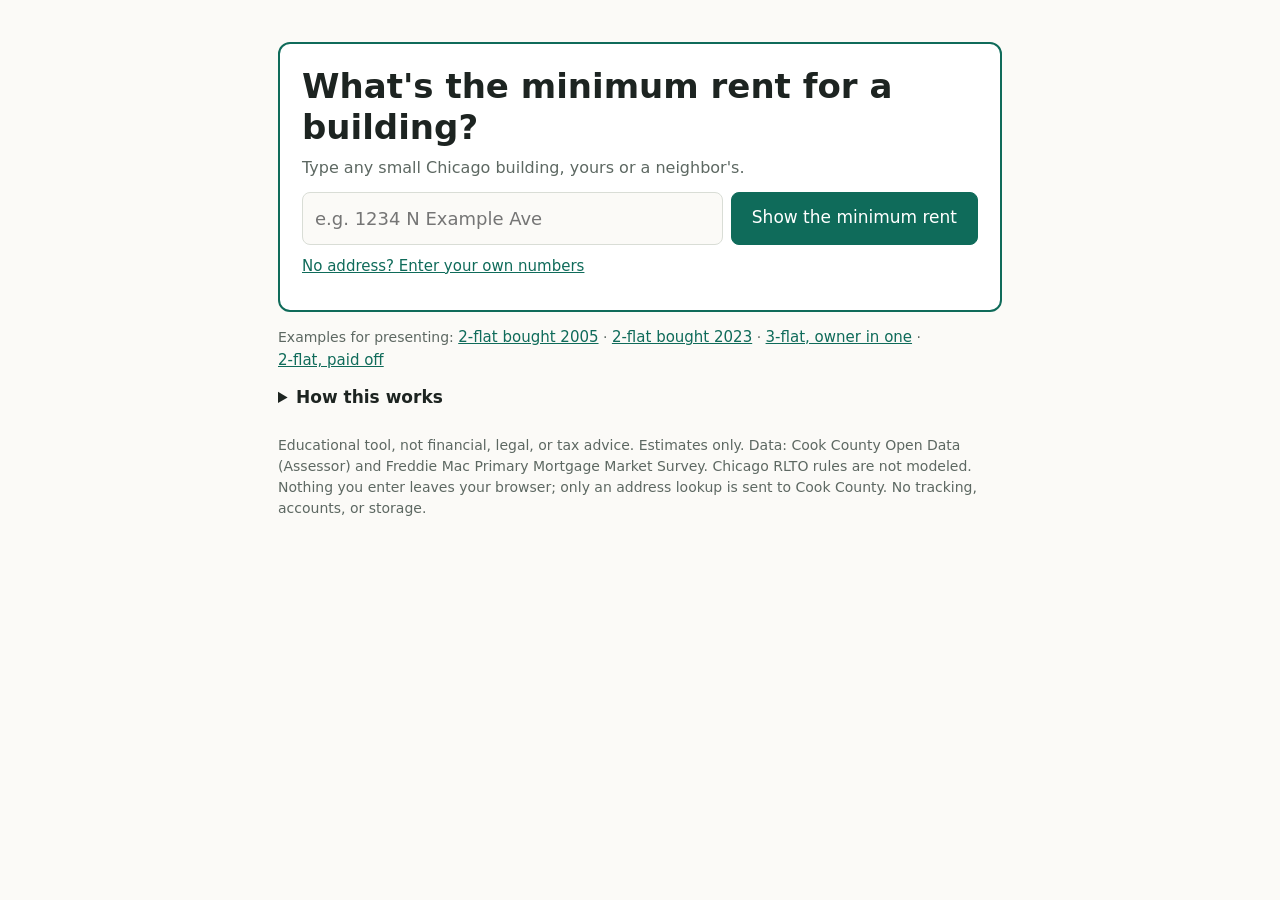
<file: public/minimum_rent_calculator/preview/index.html>
<!DOCTYPE html>
<html lang="en">
<head>
<meta charset="utf-8">
<meta name="viewport" content="width=device-width, initial-scale=1">
<title>Chicago Small Landlord Minimum Rent Calculator</title>
<style>
:root{--bg:#fbfaf7;--card:#fff;--ink:#1d2421;--mute:#5d6862;--line:#d9ddd6;--acc:#0f6b5a;--acc2:#b4872c;--warn:#b5482f;--soft:#eef4f1}
@media(prefers-color-scheme:dark){:root{--bg:#121715;--card:#1b2220;--ink:#eef2ef;--mute:#a3aea8;--line:#34403c;--acc:#5cc7ad;--acc2:#e0b455;--warn:#ee8a6f;--soft:#1f2b27}}
*{box-sizing:border-box}
body{margin:0;background:var(--bg);color:var(--ink);font:17px/1.5 system-ui,-apple-system,"Segoe UI",Roboto,sans-serif}
main{max-width:760px;margin:0 auto;padding:28px 18px 120px}
h1{font-size:clamp(26px,4vw,34px);margin:0 0 6px;line-height:1.2}
.lead{color:var(--mute);margin:0 0 16px}
.step{background:var(--card);border:1px solid var(--line);border-radius:12px;padding:18px 20px;margin:14px 0}
.step h2{font-size:19px;margin:0 0 4px;display:flex;align-items:center;gap:10px}
.step h2 .n{display:inline-grid;place-items:center;width:28px;height:28px;border-radius:50%;background:var(--acc);color:#fff;font-size:15px;flex:none}
.step>p.hint{color:var(--mute);margin:0 0 8px;font-size:15px}
.row{display:grid;grid-template-columns:1fr 200px;gap:6px 16px;align-items:center;padding:10px 0;border-top:1px solid var(--line)}
.row:first-of-type{border-top:0}
.row label,.row .lbl{font-weight:600}
.row small{display:block;font-weight:400;color:var(--mute);font-size:14px}
.box{display:flex;align-items:center;border:1px solid var(--line);border-radius:6px;background:var(--bg);overflow:hidden}
.box:focus-within{outline:3px solid var(--acc2);outline-offset:1px}
.box span{padding:0 9px;color:var(--mute);font-size:15px;white-space:nowrap}
.box input{border:0;outline:0;background:transparent;color:var(--ink);font:inherit;padding:8px;width:100%;min-width:0;text-align:right}
select.sel{font:inherit;padding:8px;border:1px solid var(--line);border-radius:6px;background:var(--bg);color:var(--ink);width:100%}
.seg{display:inline-flex;border:1px solid var(--line);border-radius:8px;overflow:hidden}
.seg label{padding:7px 16px;cursor:pointer;font-weight:500}
.seg input{position:absolute;opacity:0;width:1px;height:1px}
.seg label:has(input:checked){background:var(--acc);color:#fff}
.seg label:has(input:focus-visible){outline:3px solid var(--acc2);outline-offset:-3px}
@media(max-width:560px){.row{grid-template-columns:1fr}}
.tag{display:inline-block;font:inherit;font-size:12px;font-weight:400;border:1px solid var(--line);border-radius:10px;padding:0 7px;margin-left:6px;color:var(--mute);background:transparent;cursor:pointer;line-height:1.6}
.tag:empty{display:none}
.tag:hover,.tag[aria-expanded=true]{background:var(--soft)}
.tag.rec{border-color:var(--acc);color:var(--acc)}
.expl{margin:-2px 0 10px;padding:10px 12px;border-radius:8px;background:var(--soft);font-size:14px;line-height:1.5}
button,.btn{font:inherit;border:1px solid var(--line);background:var(--card);color:var(--ink);padding:9px 16px;border-radius:8px;cursor:pointer;text-decoration:none;display:inline-block}
button.pri{background:var(--acc);border-color:var(--acc);color:#fff}
.linkish{border:0;background:none;padding:0;color:var(--acc);text-decoration:underline;cursor:pointer;font-size:15px}
:focus-visible{outline:3px solid var(--acc2);outline-offset:2px}
.msg{padding:10px 14px;border-left:4px solid var(--acc2);background:var(--bg);margin:10px 0;font-size:15px}
.msg.warn{border-left-color:var(--warn)}
.chk{display:flex;gap:8px;align-items:center;font-size:16px;font-weight:400}
.chk input{width:auto}
.hide{display:none!important}
/* modes */
body:not(.adv) .adv-only{display:none!important}
body:not(.adv):not(.manual) .manual-only{display:none!important}
body:not(.has-data) .gated{display:none!important}
.hero{border:2px solid var(--acc);padding:22px 22px 18px}
.hero h2{font-size:24px;margin:0 0 6px}
.hero .line{display:flex;gap:8px;flex-wrap:wrap;margin-top:12px}
.hero .line input{flex:1;min-width:240px;font:inherit;font-size:18px;padding:12px;border:1px solid var(--line);border-radius:8px;background:var(--bg);color:var(--ink)}
.hero .line button{font-size:17px;padding:12px 20px}
.hero .alt{margin-top:10px;font-size:15px;color:var(--mute)}
.esc-box{background:var(--soft);border-radius:10px;padding:14px 16px;margin:14px 0}
.esc-box h3{margin:0 0 6px;font-size:16px}
.esc-box table{width:100%;border-collapse:collapse;font-size:15px}
.esc-box td{padding:5px 0;vertical-align:top}
.esc-box td.num{text-align:right;white-space:nowrap;padding-left:12px}
.esc-box tr.t td{border-top:1px solid var(--ink);font-weight:700;padding-top:7px}
.esc-box small{display:block;color:var(--mute);font-size:13px}
.case{border:2px dashed var(--acc);background:var(--soft)}
.chips{display:flex;flex-wrap:wrap;gap:8px;margin:12px 0 4px}
.chips button{background:var(--card);border-radius:20px;padding:8px 14px;font-size:15px}
.chips button:hover{border-color:var(--acc);color:var(--acc)}
.chips button[aria-pressed=true]{background:var(--acc);border-color:var(--acc);color:#fff}
body:not(.adv) #caseArea .adv-only{display:block!important}
#caseArea .step{margin:12px 0 0;border:1px solid var(--acc);background:var(--card)}
#caseArea .step h2 .n{display:none}
.inline-close{float:right;font-size:15px}
body.adv .simple-only{display:none!important}
.modebar{display:flex;justify-content:space-between;align-items:center;gap:10px;flex-wrap:wrap;padding:10px 14px;border-radius:10px;background:var(--soft);margin:10px 0}
.weeds{border:2px dashed var(--acc);background:var(--soft)}
.weeds ul{margin:8px 0 14px;padding-left:20px;color:var(--mute);font-size:15px;columns:2;column-gap:28px}
@media(max-width:560px){.weeds ul{columns:1}}
/* lookup */
details.lookup{background:var(--soft);border-radius:8px;padding:10px 14px;margin:6px 0 10px}
details.lookup summary{cursor:pointer;font-weight:600;color:var(--acc)}
.lookup .line{display:flex;gap:8px;flex-wrap:wrap;margin-top:8px}
.lookup .line input{flex:1;min-width:220px;font:inherit;padding:8px;border:1px solid var(--line);border-radius:6px;background:var(--bg);color:var(--ink)}
.lk{margin-top:10px;background:var(--card);border:1px solid var(--line);border-radius:10px;overflow:hidden}
.lk-head{display:flex;gap:10px;align-items:center;padding:12px 14px;border-bottom:1px solid var(--line)}
.lk-head svg{color:var(--acc);flex:none}
.lk-head b{display:block;font-size:16px}.lk-head span{font-size:13px;color:var(--mute)}
.lk-steps{list-style:none;margin:0;padding:4px 0}
.lk-steps li{display:grid;grid-template-columns:36px 1fr 22px;gap:10px;align-items:center;padding:8px 14px}
.lk-steps .ic{width:36px;height:36px;border-radius:9px;display:grid;place-items:center;background:var(--soft);color:var(--acc)}
.lk-steps b{display:block;font-size:15px}.lk-steps .d{font-size:14px;color:var(--mute)}
.lk-steps .st{width:20px;height:20px;border-radius:50%}
.lk-steps li.pending .st{border:2px solid var(--line);border-top-color:var(--acc);animation:spin .8s linear infinite}
.lk-steps li.done .st{background:var(--acc)}
.lk-steps li.warn .st{background:var(--acc2)}
.lk-steps li.warn .ic{color:var(--acc2)}
.lk-steps li.done .st::after,.lk-steps li.warn .st::after{display:block;text-align:center;color:#fff;font-size:13px;font-weight:700;line-height:20px}
.lk-steps li.done .st::after{content:"\2713"}.lk-steps li.warn .st::after{content:"!"}
.lk-permits{padding:4px 14px 10px}
.lk-permits table{width:100%;border-collapse:collapse;font-size:14px}
.lk-permits td{padding:7px 4px;border-top:1px solid var(--line);vertical-align:top}
.lk-permits td.num{text-align:right;white-space:nowrap}
.lk-permits small{display:block;color:var(--mute)}
.lk-permits button{font-size:13px;padding:4px 10px;white-space:nowrap}
.lk-foot{margin:0;padding:10px 14px;border-top:1px solid var(--line);font-size:13px;color:var(--mute)}
.lk-err{margin-top:10px;padding:12px 14px;border-radius:10px;background:var(--card);border:1px solid var(--line);font-size:15px}
@keyframes spin{to{transform:rotate(360deg)}}
/* utilities */
.utc{display:flex;flex-wrap:wrap;gap:6px 14px;align-items:center;margin-top:6px;font-weight:400;font-size:14px}
.utc select{font:inherit;font-size:14px;padding:4px 6px;border:1px solid var(--line);border-radius:6px;background:var(--bg);color:var(--ink);max-width:100%}
.sw{display:inline-flex;align-items:center;gap:8px;cursor:pointer;color:var(--ink);font-weight:400!important}
.sw input{position:absolute;opacity:0;width:1px;height:1px}
.sw span{width:36px;height:20px;border-radius:10px;background:var(--line);position:relative;transition:background .15s;flex:none}
.sw span::after{content:"";position:absolute;top:2px;left:2px;width:16px;height:16px;border-radius:50%;background:#fff;transition:transform .15s}
.sw input:checked+span{background:var(--acc)}
.sw input:checked+span::after{transform:translateX(16px)}
.sw input:focus-visible+span{outline:3px solid var(--acc2);outline-offset:2px}
.row.ut.off .box{opacity:.4}
.row.ut.off select{display:none}
/* lists (loans, upgrades, replacements, units) */
.list{width:100%;border-collapse:collapse;font-size:15px}
.list th{font-size:13px;color:var(--mute);font-weight:600;text-align:left;padding:6px 4px;border-bottom:1px solid var(--line)}
.list td{padding:6px 4px;border-bottom:1px solid var(--line);vertical-align:middle}
.list td.num,.list th.num{text-align:right;white-space:nowrap}
.list input.txt{font:inherit;font-size:15px;padding:7px 8px;border:1px solid var(--line);border-radius:6px;background:var(--bg);color:var(--ink);width:100%;min-width:90px}
.list .box{min-width:90px}
.list tfoot td{border-top:2px solid var(--ink);border-bottom:0;font-weight:700}
.list .x{border:0;background:none;color:var(--mute);font-size:18px;padding:2px 6px;cursor:pointer}
.add{margin-top:10px;font-size:15px;padding:7px 14px}
@media(max-width:560px){.list,.list tbody,.list tr,.list td{display:block;width:100%}.list thead{display:none}.list tr{padding:8px 0;border-bottom:1px solid var(--line)}.list td{border:0;padding:3px 0;text-align:left!important}.list td[data-l]::before{content:attr(data-l);display:block;font-size:13px;color:var(--mute)}}
/* loan calculator */
.lc{margin:10px 0 4px;padding:14px;border-radius:10px;background:var(--soft)}
.lc-head{display:flex;justify-content:space-between;align-items:center}
.lc-note{margin:4px 0 10px;font-size:14px;color:var(--mute)}
.lc-grid{display:grid;grid-template-columns:repeat(auto-fit,minmax(150px,1fr));gap:10px}
.lc-grid label{font-size:14px;font-weight:600;display:flex;flex-direction:column;gap:4px}
.lc-grid .box{background:var(--card)}
.lc-grid select,.lc-grid input[type=month]{font:inherit;font-size:16px;padding:7px 8px;border:1px solid var(--line);border-radius:6px;background:var(--card);color:var(--ink)}
.lc-out{margin-top:12px;font-size:15px}
/* result */
.result{border:2px solid var(--acc)}
.big{font-size:clamp(40px,8vw,64px);font-weight:700;line-height:1.05;color:var(--acc);margin:6px 0 2px}
.units-out{display:grid;grid-template-columns:repeat(auto-fit,minmax(150px,1fr));gap:10px;margin:10px 0}
.units-out div{background:var(--soft);border-radius:10px;padding:10px 14px}
.units-out b{display:block;font-size:30px;color:var(--acc);line-height:1.1}
.receipt{width:100%;border-collapse:collapse;font-size:16px;margin-top:12px}
.receipt td{padding:7px 4px;border-bottom:1px dashed var(--line)}
.receipt td.num{text-align:right;white-space:nowrap}
.receipt tr.total td{border-top:2px solid var(--ink);border-bottom:0;font-weight:700;font-size:18px}
.receipt tr.rh td{font-size:13px;color:var(--mute);font-weight:600;border-bottom:1px solid var(--line)}
.receipt td.b{color:var(--mute)}
.receipt tr.click{cursor:pointer}.receipt tr.click:hover td{background:var(--soft)}
.receipt tr.sub td{font-size:14px;color:var(--mute);padding-left:18px;border-bottom:0}
.receipt sup{color:var(--acc2);font-weight:700}
.rnote{font-size:13px;color:var(--mute);margin:6px 0 0}
.more{border:0;background:none;color:var(--acc);font-size:13px;cursor:pointer;padding:0 0 0 6px;text-decoration:underline}
.lk.done .lk-steps,.lk.done .lk-head,.lk.done .lk-permits,.lk.done .lk-foot{display:none}
.lk-sum{display:none;padding:10px 14px;font-size:15px}
.lk.done .lk-sum{display:block}
.lk-sum .w{color:var(--warn)}
.adj{border:0;background:none;color:var(--acc);font-size:13px;text-decoration:underline;cursor:pointer;padding:0;margin-left:6px}
.vs{display:grid;grid-template-columns:1fr 1fr;gap:16px;margin-top:12px}
.vs b{display:block;font-size:clamp(26px,5vw,40px);line-height:1.1;color:var(--acc)}
.vs .mk b{color:var(--mute)}
.links{display:flex;gap:8px;flex-wrap:wrap;margin:10px 0}
.actions{display:flex;gap:8px;flex-wrap:wrap;margin-top:14px}
details.how{margin:14px 0}
footer{color:var(--mute);font-size:14px;margin-top:24px}
/* floating bar */
.float{position:fixed;left:50%;bottom:14px;transform:translateX(-50%);z-index:50;width:min(724px,calc(100vw - 24px));display:flex;align-items:center;justify-content:space-between;gap:12px;padding:10px 18px;border-radius:12px;background:var(--card);border:2px solid var(--acc);box-shadow:0 6px 24px rgba(0,0,0,.15);cursor:pointer;font:inherit;color:var(--ink);text-align:left;transition:opacity .2s,transform .2s}
.float.gone{opacity:0;transform:translate(-50%,12px);pointer-events:none}
.float .fl-l{font-size:15px;font-weight:600}
.float .fl-l small{display:block;font-weight:400;font-size:13px;color:var(--mute)}
.float .fl-r{display:flex;gap:18px;align-items:flex-end}
.float .fl-n{text-align:right;line-height:1.15}
.float .fl-n small{display:block;font-size:12px;color:var(--mute)}
.float .fl-v{font-size:26px;font-weight:700;color:var(--acc);white-space:nowrap}
.float .fl-b{font-size:18px;font-weight:700;color:var(--mute);white-space:nowrap}
.delta{display:inline-block;font-size:13px;font-weight:700;margin-right:6px;padding:1px 6px;border-radius:8px;background:var(--soft);color:var(--acc);opacity:0;transition:opacity .3s}
.delta.show{opacity:1}
.pulse{animation:pulse .7s ease}
@keyframes pulse{0%{transform:scale(1)}30%{transform:scale(1.08)}100%{transform:scale(1)}}
@media(max-width:560px){.float .fl-l small{display:none}.float .fl-v{font-size:22px}.float .fl-b{font-size:15px}}
@media(prefers-color-scheme:dark){.step h2 .n,button.pri,.seg label:has(input:checked){color:#0b1210}.lk-steps li .st::after{color:#0b1210}}
@media print{.noprint,.float,details.lookup,details.how,.modebar,.weeds{display:none!important}body{background:#fff;color:#000}.step{break-inside:avoid}}
</style>
</head>
<body>
<main>


<section class="step hero noprint" id="hero">
  <h1 style="font-size:clamp(26px,4vw,34px);margin:0 0 8px">What's the minimum rent for a building?</h1>
  <p class="hint" style="margin:0;font-size:16px">Type any small Chicago building, yours or a neighbor's.</p>
  <div class="line"><input id="addr" placeholder="e.g. 1234 N Example Ave" aria-label="Street address" autocomplete="street-address"><button class="pri" id="go" type="button">Show the minimum rent</button></div>
  <div id="lmsg"></div>
  <p class="alt"><button type="button" class="linkish" id="manualBtn">No address? Enter your own numbers</button></p>
</section>

<div class="modebar adv-only noprint"><span><b>Advanced mode.</b> Every cost, line by line. Your answers carry over.</span><button type="button" class="linkish" id="toSimple">Back to simple</button></div>

<!-- 1. BUILDING (both modes) -->
<section class="step manual-only" id="sec-building">
  <h2><span class="n">1</span>Your building</h2>
  <div class="row"><label for="units">Units in the building<button type="button" class="tag" id="tag-units" aria-expanded="false"></button><small>1 to 6</small></label><div class="box"><input id="units" inputmode="numeric" autocomplete="off"><span>units</span></div></div>
  <div class="row"><label for="occ">Units you live in<button type="button" class="tag" id="tag-occ" aria-expanded="false"></button><small>0 if you don't live there.</small></label><div class="box"><input id="occ" inputmode="numeric" autocomplete="off"><span>units</span></div></div>
</section>

<!-- 2. MORTGAGE (simple) -->
<section class="step simple-only manual-only" id="sec-mortgage-s">
  <h2><span class="n">2</span>Your mortgage</h2>
  <div class="msg warn hide mortWarn" role="alert"><b>No usable sale record was found, so we assumed the building is paid off.</b> If you have a mortgage, enter your payment below.</div>
  <div class="row"><label for="s_pay">Monthly mortgage payment<button type="button" class="tag" id="tag-s_pay" aria-expanded="false"></button><small>What you pay the bank each month. Enter 0 if it's paid off.</small></label><div class="box"><span>$</span><input id="s_pay" inputmode="decimal" autocomplete="off"><span>/mo</span></div></div>
  <div class="row"><div class="lbl">Does that include property taxes and insurance?<small>Most mortgages do (it's called escrow).</small></div><div class="seg" role="radiogroup" aria-label="Payment includes taxes and insurance"><label><input type="radio" name="esc" id="esc_yes" value="yes" checked>Yes</label><label><input type="radio" name="esc" id="esc_no" value="no">No</label></div></div>
  <div class="row esc-no"><label for="s_tax">Property taxes<button type="button" class="tag" id="tag-s_tax" aria-expanded="false"></button><small>The yearly total from your tax bill.</small></label><div class="box"><span>$</span><input id="s_tax" inputmode="decimal" autocomplete="off"><span>/yr</span></div></div>
  <div class="row esc-no"><label for="s_ins">Insurance<button type="button" class="tag" id="tag-s_ins" aria-expanded="false"></button><small>The yearly premium.</small></label><div class="box"><span>$</span><input id="s_ins" inputmode="decimal" autocomplete="off"><span>/yr</span></div></div>
</section>

<!-- 3. UTILITIES (simple) -->
<section class="step simple-only manual-only" id="sec-util-s">
  <h2><span class="n">3</span>Utilities you pay</h2>
  <div class="row"><label for="s_util">Utilities you pay each month<button type="button" class="tag" id="tag-s_util" aria-expanded="false"></button><small>Heat, water, common electric, garbage. Only what you pay, not your tenants.</small></label><div class="box"><span>$</span><input id="s_util" inputmode="decimal" autocomplete="off"><span>/mo</span></div></div>
</section>

<!-- ADVANCED: FINANCING -->
<section class="step adv-only" id="sec-fin">
  <h2><span class="n">2</span>Financing</h2>
  <p class="hint">What most owners think of as their "mortgage payment": the loan, plus the taxes and insurance usually paid through it.</p>
  <div class="msg warn hide mortWarn" role="alert"><b>No usable sale record was found, so we assumed the building is paid off.</b> If you have a mortgage, enter your loan below.</div>
  <div class="row"><label for="pi">Principal and interest<button type="button" class="tag" id="tag-pi" aria-expanded="false"></button><small>The loan part of your payment. 0 if paid off.</small></label><div class="box"><span>$</span><input id="pi" inputmode="decimal" autocomplete="off"><span>/mo</span></div></div>
  <div class="row"><label for="bal">Mortgage balance today<button type="button" class="tag" id="tag-bal" aria-expanded="false"></button><small>What you still owe.</small></label><div class="box"><span>$</span><input id="bal" inputmode="decimal" autocomplete="off"></div></div>
  <div class="row"><label for="rate">Interest rate<button type="button" class="tag" id="tag-rate" aria-expanded="false"></button></label><div class="box"><input id="rate" inputmode="decimal" autocomplete="off"><span>%</span></div></div>
  <p style="margin:6px 0 0"><button type="button" class="linkish" id="openLC">Work out your payment and balance from your loan</button></p>
  <div id="loanCalc" class="lc hide">
    <div class="lc-head"><b>Your loan</b><button type="button" class="linkish" id="closeLC">Close</button></div>
    <p id="lcNote" class="lc-note">Enter the details from your loan papers or mortgage statement. The payment, balance and rate above update as you type.</p>
    <div class="lc-grid">
      <label>Original loan amount<div class="box"><span>$</span><input id="lc_amt" inputmode="decimal" autocomplete="off"></div></label>
      <label>Interest rate<div class="box"><input id="lc_rate" inputmode="decimal" autocomplete="off"><span>%</span></div></label>
      <label>Loan term<select id="lc_term"><option value="30">30 years</option><option value="20">20 years</option><option value="15">15 years</option><option value="10">10 years</option></select></label>
      <label>First payment<input id="lc_start" type="month"></label>
    </div>
    <div id="lcOut" class="lc-out"></div>
  </div>
  <div id="mortInfo" class="msg hide"></div>
  <div class="row"><label for="tax">Property taxes<button type="button" class="tag" id="tag-tax" aria-expanded="false"></button><small>The yearly total from your tax bill.</small></label><div class="box"><span>$</span><input id="tax" inputmode="decimal" autocomplete="off"><span>/yr</span></div></div>
  <div class="row hide" id="seniorRow"><label class="chk"><input type="checkbox" id="senior"> I'm 65 or older (adds the senior exemption to the tax estimate)</label></div>
  <div class="row"><label for="ins">Homeowners insurance<button type="button" class="tag" id="tag-ins" aria-expanded="false"></button><small>The yearly premium.</small></label><div class="box"><span>$</span><input id="ins" inputmode="decimal" autocomplete="off"><span>/yr</span></div></div>
  <div class="row"><label for="mi">Mortgage insurance, if any<button type="button" class="tag" id="tag-mi" aria-expanded="false"></button><small>PMI, or MIP on an FHA loan.</small></label><div class="box"><span>$</span><input id="mi" inputmode="decimal" autocomplete="off"><span>/mo</span></div></div>
  <div id="pitiTotal" class="msg hide"></div>
  <div class="row"><label for="hoa">HOA or condo dues, if any<button type="button" class="tag" id="tag-hoa" aria-expanded="false"></button><small>Most 2-flats have none.</small></label><div class="box"><span>$</span><input id="hoa" inputmode="decimal" autocomplete="off"><span>/mo</span></div></div>
</section>

<!-- ADVANCED: ADDITIONAL LOANS -->
<section class="step adv-only" id="sec-loans">
  <h2><span class="n">3</span>Home equity loans</h2>
  <p class="hint">Borrowed against the building for renovations or repairs, like building out a new unit. Enter how much you borrowed and when. We'll estimate the rate and work out the monthly payment.</p>
  <table class="list"><thead><tr><th>Loan</th><th class="num">Amount borrowed</th><th class="num">Year taken out</th><th class="num">Interest rate</th><th class="num">Length</th><th class="num">Monthly payment</th><th></th></tr></thead><tbody id="loansT"></tbody></table>
  <p class="hint" id="loanRateNote" style="font-size:13px;margin:8px 0 0">Rates are estimated from the year: today's national average for a 10-year home equity loan (about 8.77%, Bankrate, November 2026), or for past years, that year's average 30-year mortgage rate plus about 1.8 points. Type your actual rate if you know it.</p>
  <button type="button" class="add" id="addLoan">+ Add a home equity loan</button>
</section>

<!-- ADVANCED: PLANNED UPGRADES -->
<section class="step adv-only" id="sec-upg">
  <h2><span class="n">4</span>Big planned upgrades</h2>
  <p class="hint">Projects you know are coming, like a new kitchen or a back porch. Save a little each month so the money is there when you need it. Already paying for one with a loan? Put it under Additional loans instead.</p>
  <table class="list"><thead><tr><th>Project</th><th class="num">Cost</th><th class="num">In how many years</th><th class="num">Save per month</th><th></th></tr></thead><tbody id="upgT"></tbody></table>
  <button type="button" class="add" id="addUpg">+ Add a project</button>
</section>

<!-- ADVANCED: UTILITIES -->
<section class="step adv-only" id="sec-util">
  <h2><span class="n">5</span>Utilities</h2>
  <p class="hint">Turn on <b>Tenant pays directly</b> for anything tenants pay themselves. For the rest, choose who shares the cost.</p>
  <div id="utilRows"></div>
</section>

<!-- ADVANCED: REPAIRS -->
<section class="step adv-only" id="sec-repairs">
  <h2><span class="n">6</span>Repairs and replacements</h2>
  <div class="row"><label for="minor">Routine repairs<button type="button" class="tag" id="tag-minor" aria-expanded="false"></button><small>Leaky faucets, broken locks, small fixes.</small></label><div class="box"><span>$</span><input id="minor" inputmode="decimal" autocomplete="off"><span>/yr</span></div></div>
  <div class="row"><label for="snow">Snow and yard care<button type="button" class="tag" id="tag-snow" aria-expanded="false"></button></label><div class="box"><span>$</span><input id="snow" inputmode="decimal" autocomplete="off"><span>/yr</span></div></div>
  <p class="hint" style="margin:14px 0 4px" id="sec-repl"><b>Big replacements.</b> Things that wear out on a schedule. Cost divided by years it lasts.</p>
  <table class="list"><thead><tr><th>Item</th><th class="num">Cost</th><th class="num">Lasts</th><th class="num">Per month</th><th></th></tr></thead><tbody id="replT"></tbody></table>
  <button type="button" class="add" id="addRepl">+ Add an item</button>
</section>

<!-- ADVANCED: TIME AND SAVINGS -->
<section class="step adv-only" id="sec-time">
  <h2><span class="n">7</span>Your time and savings</h2>
  <div class="row"><label for="hours">Hours you spend managing<button type="button" class="tag" id="tag-hours" aria-expanded="false"></button><small>Showings, repairs, paperwork, rent collection.</small></label><div class="box"><input id="hours" inputmode="decimal" autocomplete="off"><span>hrs/mo</span></div></div>
  <div class="row"><label for="wage">Your pay for that time<button type="button" class="tag" id="tag-wage" aria-expanded="false"></button><small>Pay yourself what your time is worth.</small></label><div class="box"><span>$</span><input id="wage" inputmode="decimal" autocomplete="off"><span>/hr</span></div></div>
  <div class="row"><label for="fund">Emergency and planning fund<button type="button" class="tag" id="tag-fund" aria-expanded="false"></button><small>Money set aside for surprises.</small></label><div class="box"><span>$</span><input id="fund" inputmode="decimal" autocomplete="off"><span>/mo</span></div></div>
  <div class="row"><label for="legal">Legal, accounting, licenses<button type="button" class="tag" id="tag-legal" aria-expanded="false"></button></label><div class="box"><span>$</span><input id="legal" inputmode="decimal" autocomplete="off"><span>/yr</span></div></div>
</section>

<!-- ADVANCED: VACANCIES -->
<section class="step adv-only" id="sec-vac">
  <h2><span class="n">8</span>Vacancies</h2>
  <div class="row"><label for="vac_every">How often do you get a new tenant?<small>On average, for each rented unit.</small></label><select id="vac_every" class="sel"><option value="12">Every year</option><option value="24">Every 2 years</option><option value="36">Every 3 years</option><option value="60">Every 5 years</option><option value="120">Rarely (about every 10 years)</option></select></div>
  <div class="row"><label for="vac_gap">How long does it take to rent between tenants?<small>Including cleanup and showings.</small></label><select id="vac_gap" class="sel"><option value="0.5">About 2 weeks</option><option value="1">About 1 month</option><option value="2">About 2 months</option><option value="3">About 3 months</option></select></div>
  <div id="vacOut" class="msg"></div>
  <div class="row"><label for="bad_mo">In the last 2 years, how many months of rent went unpaid?<small>Add up all your rented units. A new building? Pick None.</small></label><select id="bad_mo" class="sel"><option value="0">None</option><option value="1">1 month</option><option value="2">2 months</option><option value="3">3 months</option><option value="6">About 6 months</option><option value="12">About a year</option></select></div>
</section>

<!-- ADVANCED: RENTS BY UNIT -->
<section class="step adv-only" id="sec-units">
  <h2><span class="n">9</span>Rents by unit</h2>
  <p class="hint">Units aren't always the same. Split the rent so bigger units pay more.</p>
  <div class="row"><label for="splitBy">How to split the rent</label><select id="splitBy" class="sel"><option value="equal">Same rent for every unit</option><option value="beds">By bedrooms</option><option value="sqft">By square feet</option></select></div>
  <p id="unitsNote" class="hint hide"></p>
  <table class="list" id="unitsTable"><thead><tr><th>Unit</th><th>Who lives there</th><th class="num col-beds">Bedrooms</th><th class="num col-sqft">Square feet</th><th class="num">Monthly share</th><th class="num">Rent nearby (optional)</th></tr></thead><tbody id="unitsT"></tbody><tfoot id="unitsFoot"></tfoot></table>
  <div id="unitsCheck" class="msg hide"></div>
</section>

<button type="button" class="float gated" id="float" aria-live="polite" aria-label="Your minimum rent"><div class="fl-l">Your minimum rent<small id="flM">per rented unit, per month</small></div><div class="fl-r"><div class="fl-n hide" id="flBw"><small><span class="delta" id="flDB"></span>interest-only view</small><span class="fl-b" id="flB"></span></div><div class="fl-n"><small><span class="delta" id="flD"></span>&nbsp;</small><span class="fl-v" id="flV"></span></div></div></button>

<!-- RESULT -->
<section class="step result gated" id="result">
  <h2 id="resTitle">Your minimum rent</h2>
  <div id="missing" class="msg"></div>
  <div id="answer" class="hide">
    <div id="oneOut"><div class="big" id="outA">$0</div><div id="outSub">per month, for each rented unit</div></div>
    <div id="manyOut" class="units-out hide"></div>
    <div id="escBox" class="esc-box hide"></div>
    <p id="shareLine" class="adv-only"></p>
    <table class="receipt"><tbody id="receipt"></tbody></table>
    <p class="rnote" id="rnote">Click any line to change it.</p>
    <p id="outB" class="msg hide adv-only"></p>
  </div>
</section>

<!-- MAKE YOUR CASE -->
<section class="step case simple-only gated noprint">
  <h2>Think it should be higher? Make your case.</h2>
  <div class="chips" id="chips">
    <button type="button" data-sec="sec-fin">My mortgage is different</button>
    <button type="button" data-sec="sec-fin" data-f="ins">My insurance costs more</button>
    <button type="button" data-sec="sec-loans">I have a home equity loan</button>
    <button type="button" data-sec="sec-upg">Big projects are coming</button>
    <button type="button" data-sec="sec-util">I pay more for utilities</button>
    <button type="button" data-sec="sec-repairs">My building needs more repairs</button>
    <button type="button" data-sec="sec-time">My time is worth more</button>
    <button type="button" data-sec="sec-vac">Units sit empty, or tenants don't pay</button>
    <button type="button" data-sec="sec-units">My units are different sizes</button>
  </div>
  <div id="caseArea"></div>
  <p style="margin:12px 0 0"><button type="button" class="linkish" id="toAdv">Or go through every cost, one by one</button></p>
</section>

<!-- COMPARE -->
<section class="step gated" id="compare">
  <details id="cmpD"><summary style="font-weight:700;font-size:19px;cursor:pointer">Compare with rents nearby</summary>
  <div class="row"><label for="cz_zip">ZIP code</label><div class="box"><input id="cz_zip" inputmode="numeric" maxlength="5" autocomplete="off"></div></div>
  <div class="row"><label for="cz_beds">Bedrooms</label><div class="box"><input id="cz_beds" inputmode="numeric" value="2" autocomplete="off"><span>beds</span></div></div>
  <div style="display:flex;gap:18px;flex-wrap:wrap;padding:8px 0">
    <label class="chk"><input type="checkbox" id="cz_park"> Parking</label>
    <label class="chk"><input type="checkbox" id="cz_laundry"> Washer/dryer in unit</label>
    <label class="chk"><input type="checkbox" id="cz_ac"> Air conditioning</label>
  </div>
  <div class="links noprint" id="czLinks"></div>
  <div class="row"><label for="mkt">Typical rent nearby</label><div class="box"><span>$</span><input id="mkt" inputmode="decimal" autocomplete="off"><span>/mo</span></div></div>
  <div id="mktOut"></div>
  </details>
</section>

<div class="actions noprint gated"><button type="button" id="print">Print / save as PDF</button><button type="button" id="reset">Start over</button></div>

<p class="noprint" style="font-size:14px;color:var(--mute)">Examples for presenting: <span id="samples"></span></p>
<details class="how"><summary><b>How this works</b></summary>
<p>Add up what the whole building costs each month. The rented units cover their share: in a 2-flat where you live in one unit, the rented unit covers half; in a 3-flat where you live in one, the two rented units cover two thirds between them. The unit you live in carries the rest, as your own housing cost. Savings for empty months between tenants and unpaid rent are added on top.</p>
<p>Simple mode uses typical amounts for repairs, big replacements, your pay, savings and vacancies. Advanced mode lets you set each one.</p></details>

<footer>Educational tool, not financial, legal, or tax advice. Estimates only. Data: Cook County Open Data (Assessor) and Freddie Mac Primary Mortgage Market Survey. Chicago RLTO rules are not modeled. Nothing you enter leaves your browser; only an address lookup is sent to Cook County. No tracking, accounts, or storage.</footer>
</main>

<script>
/* ===== ASSUMPTIONS (edit here) ===== */
const OWNER_HOURLY_WAGE = 50;       // $/hr the owner pays themselves; presenter sets this.
const STATE_EQUALIZER = 3.0163;     // Illinois equalizer, tax year 2024. Update yearly.
const TAX_RATE = 0.067;             // Rough Chicago combined rate (~6.7%).
const HOMEOWNER_EXEMPTION = 10000;  // $ off equalized assessed value, owner-occupied.
const SENIOR_EXEMPTION = 8000;      // 65+, on top of the homeowner exemption.
const DOWN_PAYMENT = 0.20;          // Assumed when estimating a loan from a sale price.
const HOME_EQUITY_RATE = 8.77;      // National average 10-year home equity loan rate (Bankrate, Nov 11 2026). Update as rates change.
const HOME_EQUITY_YEARS = 10;       // Typical home equity loan length.
const HE_SPREAD = 1.8;              // Home equity loans have run about 1.8 points above the 30-year mortgage average (Bankrate vs Freddie Mac, 2025).
const THIS_YEAR = new Date().getFullYear();
function heRate(y){ // estimated home equity loan rate for the year the loan was taken out
 const yrs=Object.keys(RATES).map(Number),lo=Math.min(...yrs),hi=Math.max(...yrs);
 if(!(y>=1990)||y>=THIS_YEAR||y>hi)return HOME_EQUITY_RATE;
 const k=RATES[y]!==undefined?y:lo;
 return Math.round((RATES[k]+HE_SPREAD)*100)/100}
const TYPICAL_TAX = 5000, TYPICAL_INS = 2000; // Used only to split an escrow payment into parts.
const API = 'https://datacatalog.cookcountyil.gov/resource/';
const DS = {addr:'3723-97qp', sales:'wvhk-k5uv', values:'uzyt-m557', chars:'x54s-btds'};
const PERMITS_API = 'https://data.cityofchicago.org/resource/ydr8-5enu.json?'; // City of Chicago building permits
const PERMIT_MIN = 5000; // list permits with at least this much reported work
const APTS = {None:1, Two:2, Three:3, Four:4, Five:5, Six:6};
const RATES={1990:10.13,1991:9.25,1992:8.39,1993:7.31,1994:8.38,1995:7.93,1996:7.81,1997:7.60,1998:6.94,1999:7.44,2000:8.05,2001:6.97,2002:6.54,2003:5.83,2004:5.84,2005:5.87,2006:6.41,2007:6.34,2008:6.03,2009:5.04,2010:4.69,2011:4.45,2012:3.66,2013:3.98,2014:4.17,2015:3.85,2016:3.65,2017:3.99,2018:4.54,2019:3.94,2020:3.11,2021:2.96,2022:5.34,2023:6.81,2024:6.72,2025:6.60};
const UTIL=[['heat','Heat','',150,false],['water','Water and sewer','Chicago bills the owner for water.',120,false],['elec','Common-area electric','Hallways, basement, outdoor lights.',40,false],['garb','Garbage','',30,false],['net','Internet','',60,true],['uelec','Electric for each apartment','Only if the rent includes your tenants\' own electric bills. Enter the amount for one apartment.',75,true,true]]; // id, name, hint, typical $/mo, tenant pays by default, per apartment
const TYPICAL={minor:1800,snow:300,hours:10,wage:OWNER_HOURLY_WAGE,fund:100,legal:400};
UTIL.forEach(u=>TYPICAL[u[0]]=u[3]);
const VAC_DEFAULT={every:'24',gap:'1'};
const REPL0=[['Roof',15000,20],['Furnace / boiler',8000,20],['Water heater',1800,12],['Windows',15000,25],['Masonry / tuckpointing',12000,30],['Porches',15000,25],['Plumbing / electrical',20000,40],['Appliances',4000,12]];
const SAMPLES=[
 {n:'2-flat bought 2005',v:{units:2,occ:1,s_pay:1800}},
 {n:'2-flat bought 2023',v:{units:2,occ:1,s_pay:3000}},
 {n:'3-flat, owner in one',v:{units:3,occ:1,s_pay:3500}},
 {n:'2-flat, paid off',v:{units:2,occ:1,s_pay:0,esc:'no',s_tax:4800,s_ins:1900}}];
const FIELDS=['units','occ','s_pay','s_tax','s_ins','s_util','pi','bal','rate','tax','ins','mi','hoa',...UTIL.map(u=>u[0]),'minor','snow','hours','wage','fund','legal'];

/* ===== HELPERS ===== */
const $=id=>document.getElementById(id);
const usd=n=>(n<0?'-$':'$')+Math.abs(Math.round(n)).toLocaleString('en-US');
const parse=s=>{const v=parseFloat(String(s).replace(/[$,%\s]/g,''));return isFinite(v)?v:NaN};
const has=id=>String($(id).value).trim()!==''&&!isNaN(parse($(id).value));
const val=id=>{const v=parse($(id).value);return isFinite(v)&&v>=0?v:0};
const num=v=>{const x=parse(v);return isFinite(x)&&x>=0?x:0};
const cents=x=>Math.round(x*100)/100;
function sumRound(vals,target){ // round each value so the rounded values add up exactly to target
 const f=vals.map(v=>Math.floor(v));let r=target-f.reduce((a,b)=>a+b,0);
 const order=vals.map((v,i)=>[v-f[i],i]).sort((a,b)=>b[0]-a[0]);
 order.forEach(([,i])=>{if(r>0){f[i]++;r--}});                                   // add to the largest remainders
 order.slice().reverse().forEach(([,i])=>{if(r<0&&f[i]>0){f[i]--;r++}});          // or take from the smallest
 return f}
const plural=(n,w)=>`${n} ${w}${n===1?'':'s'}`;
const esc=s=>String(s).replace(/[&<>"]/g,c=>({'&':'&amp;','<':'&lt;','>':'&gt;','"':'&quot;'}[c]));
const ADV=()=>document.body.classList.contains('adv');
const TAGS={typical:['typical',''],record:['county record','rec'],est:['estimate',''],lookup:['estimate',''],calc:['from your loan','']};
const EXPL={};
function setF(id,v,src,ex){const e=$(id);e.value=v;e.dataset.src=src||'';if(ex)EXPL[id]=ex;else delete EXPL[id];closeEx(id);tag(id)}
function tag(id){const t=$('tag-'+id);if(!t)return;const s=TAGS[$(id).dataset.src];t.innerHTML=s?s[0]+' &#9662;':'';t.title=s?'How was this worked out?':'';t.className='tag'+(s&&s[1]?' '+s[1]:'')}
function exText(id){const e=EXPL[id];if(e)return typeof e==='function'?e():e;const src=$(id).dataset.src;
 if(src==='typical')return 'A typical starting value for a small Chicago building. Replace it with your own number if you know it.';
 if(src==='est')return 'From the example.';return ''}
function closeEx(id){const x=$('ex-'+id);if(x)x.classList.add('hide');const t=$('tag-'+id);if(t)t.setAttribute('aria-expanded','false')}
let PERMSUM='',escOpen=false,DETAIL={fin:false,util:false,units:false}, lookedUp=false, LKD=null, R=[], LOANS=[], UPG=[], UNITS=[], lookupAV=0, noSale=false, lastSimplePay=null, lastSimpleUtil=null;

/* ===== MATH ===== */
function pmt(P,rate,yrs){const r=rate/100/12,n=yrs*12;if(P<=0||n<=0)return 0;if(r===0)return P/n;return P*r/(1-Math.pow(1+r,-n))}
function balanceAfter(P,rate,yrs,months){const r=rate/100/12,n=yrs*12;if(months>=n)return 0;if(r===0)return P*(1-months/n);const p=pmt(P,rate,yrs),g=Math.pow(1+r,months);return Math.max(0,P*g-p*(g-1)/r)}
function lookupTax(){const ex=val('occ')>=1?HOMEOWNER_EXEMPTION+($('senior').checked?SENIOR_EXEMPTION:0):0;return Math.round(Math.max(0,lookupAV*STATE_EQUALIZER-ex)*TAX_RATE)}
function vacFrac(){return Math.min(0.5,(+$('vac_gap').value)/(+$('vac_every').value))} // empty months per tenant cycle
const escrow=()=>$('esc_yes').checked;
const perUnit=id=>!!(UTIL.find(u=>u[0]===id)||[])[5];
const rentedCount=()=>Math.max(0,val('units')-val('occ'));
function ownerUtil(){let a=0;UTIL.forEach(([id])=>{if(!$('tp-'+id).checked)a+=perUnit(id)?val(id)*rentedCount():val(id)});return a}
const loanEnd=l=>(l.year||THIS_YEAR)+(l.yrs||0);
const loanPay=l=>l.amt>0&&l.yrs>0&&loanEnd(l)>THIS_YEAR?pmt(l.amt,l.rate||0,l.yrs):0; // 0 once the loan is paid off
function replMonthly(r){return (r||R).reduce((a,x)=>a+(x[2]>0?x[1]/x[2]:0),0)/12}

function missing(){
 const m=[],u=val('units'),o=val('occ');
 if(!has('units')||!(u>=1&&u<=6&&Number.isInteger(u)))m.push(['units','units in the building (1 to 6)']);
 if(!has('occ')||!Number.isInteger(o))m.push(['occ','units you live in']);
 else if(has('units')&&o>=u)m.push(['occ','units you live in (fewer than the total, so at least one is rented)']);
 if(ADV()||DETAIL.fin){
  if(!has('pi'))m.push(['pi','principal and interest (0 if paid off)']);
  if(!has('tax'))m.push(['tax','property taxes']);
  if(!has('ins'))m.push(['ins','insurance']);
 } else {
  if(!has('s_pay'))m.push(['s_pay','monthly mortgage payment (0 if paid off)']);
  if(!escrow()){if(!has('s_tax'))m.push(['s_tax','property taxes']);if(!has('s_ins'))m.push(['s_ins','insurance'])}
 }
 return m}

function compute(){
 const units=val('units'),occ=val('occ'),rented=units-occ,adv=ADV(),finD=adv||DETAIL.fin,utilD=adv||DETAIL.util;
 // How the building's costs are divided between units: equally, or by bedrooms / square feet.
 // Units 1..rented are rented; the rest are the owner's. Every unit, rented or not, gets its share by the same rule.
 const method=(adv||DETAIL.units)?$('splitBy').value:'equal';
 const wOf=u=>method==='beds'?Math.max(0.5,(u&&u.beds)||0):method==='sqft'?((u&&u.sqft)||0):1;
 let wAll=Array.from({length:units},(_,i)=>wOf(UNITS[i]));
 if(wAll.some(x=>!(x>0)))wAll=Array(units).fill(1);
 const W=wAll.reduce((a,b)=>a+b,0),wR=wAll.slice(0,rented),WR=wR.reduce((a,b)=>a+b,0);
 const share=WR/W; // the rented units' share of costs the whole building shares
 // Whole-building monthly costs, shared by every unit. [label, $/mo, section to adjust]
 const P=[];
 if(finD){P.push(['Principal and interest',val('pi'),'sec-fin'],['Property taxes',val('tax')/12,'sec-fin'],['Homeowners insurance',val('ins')/12,'sec-fin']);if(val('mi')>0)P.push(['Mortgage insurance',val('mi'),'sec-fin'])}
 else if(escrow())P.push(['Mortgage payment, with taxes and insurance',val('s_pay'),'']);
 else P.push(['Mortgage payment',val('s_pay'),''],['Property taxes',val('s_tax')/12,''],['Insurance',val('s_ins')/12,'']);
 if(val('hoa')>0)P.push(['HOA or condo dues',val('hoa'),'sec-fin']);
 LOANS.forEach(l=>{const p=loanPay(l);if(p>0)P.push([l.name||'Home equity loan',p,'sec-loans'])});
 const upg=UPG.reduce((a,u)=>a+(u.cost>0&&u.years>0?u.cost/(u.years*12):0),0);
 if(upg>0)P.push(['Savings for planned upgrades',upg,'sec-upg']);
 const nUtil=P.length; // utilities line goes here
 P.push(['Routine repairs and yard',(val('minor')+val('snow'))/12,'sec-repairs'],['Savings for big replacements',replMonthly(),'sec-repairs'],
  [`Your pay (${val('hours')} hrs at ${usd(val('wage'))})`,val('hours')*val('wage'),'sec-time'],['Emergency, planning, legal',val('fund')+val('legal')/12,'sec-time']);
 // Utilities: simple = one total shared by all units; advanced = per utility, skip tenant-paid, shared or rented-only.
 // Utilities. uShared: shared by every unit. uROnly: rented units only (split by the same rule among them). uApt: each rented apartment's own bill.
 let uAll=0,uShared=0,uROnly=0,uApt=0;
 if(utilD)UTIL.forEach(([id])=>{if($('tp-'+id).checked)return;
  if(perUnit(id)){uApt+=val(id)*rented;return}
  if($('sh-'+id).value==='rented')uROnly+=val(id);else uShared+=val(id)});
 else uShared=val('s_util');
 uAll=uShared+uROnly+uApt;
 const uRented=uShared*share+uROnly+uApt;
 const sharedSum=P.reduce((a,l)=>a+l[1],0),allShared=sharedSum+uShared;
 const total=sharedSum+uAll, rentedCost=sharedSum*share+uRented;
 const vacF=vacFrac(),bad=Math.min(0.5,(+$('bad_mo').value)/(24*rented)),loss=Math.min(0.9,vacF+bad); // unpaid months over 2 years, spread across rented units
 const pool=rentedCost/(1-loss), avg=pool/rented;   // all rented units together; average per unit
 const lines=P.map(([n,a,s])=>[n,a*share/rented,s,a]); // per rented unit, plus the whole-building amount
 lines.splice(nUtil,0,['Utilities',uRented/rented,'sec-util',uAll]);
 lines.push(['Empty months between tenants',avg*vacF,'sec-vac']);
 if(bad>0)lines.push(['Unpaid rent',avg*bad,'sec-vac']);
 // Each unit's monthly amount. Rented: its share plus savings for empty months and unpaid rent. Owner's: its share (own housing cost).
 const rents=wR.map(x=>(allShared*x/W+(WR>0?uROnly*x/WR:0)+uApt/rented)/(1-loss));
 const ownShares=wAll.slice(rented).map(x=>allShared*x/W);
 const variable=method!=='equal'&&rented>1&&new Set(rents.map(Math.round)).size>1;
 // Interest-only view (advanced): count only the interest part of the mortgage
 let avgB=null;
 if(adv&&val('pi')>0&&has('bal')&&has('rate')){const int=Math.min(val('pi'),val('bal')*val('rate')/1200);avgB=(rentedCost-(val('pi')-int)*share)/(1-loss)/rented}
 return {units,occ,rented,share,total,rentedCost,pool,avg,avgB,vacF,loss,lines,rents,ownShares,variable,method,uAll}}

/* ===== RENDER ===== */
let lastA=null,lastB=null;
function flash(id,d){const el=$(id);el.classList.remove('pulse');void el.offsetWidth;el.classList.add('pulse');
 const D=$(id==='flB'?'flDB':'flD');D.textContent=(d>0?'▲ ':'▼ ')+usd(Math.abs(d));D.classList.add('show');clearTimeout(D._t);D._t=setTimeout(()=>D.classList.remove('show'),2200)}
function calc(){
 if(lookupAV&&$('tax').dataset.src==='lookup'){$('tax').value=lookupTax();const x=$('ex-tax');if(x&&!x.classList.contains('hide'))x.innerHTML=exText('tax')}
 $('seniorRow').classList.toggle('hide',!(lookupAV&&$('tax').dataset.src==='lookup'&&val('occ')>=1));
 document.querySelectorAll('.mortWarn').forEach(e=>e.classList.toggle('hide',!noSale));
 document.querySelectorAll('.esc-no').forEach(e=>e.classList.toggle('hide',escrow()));
 $('sec-mortgage-s').classList.toggle('hide',DETAIL.fin);$('sec-util-s').classList.toggle('hide',DETAIL.util);
 const own=val('occ')>=1;UTIL.forEach(([id])=>$('sh-'+id).classList.toggle('hide',!own||perUnit(id)));
 drawMortInfo();drawLinks();syncUnits();
 R.forEach((r,i)=>{const c=$('rp'+i);if(c)c.textContent=r[2]>0?usd(r[1]/r[2]/12):'—'});
 LOANS.forEach((l,i)=>{const c=$('lp'+i);if(!c)return;const p=loanPay(l),end=loanEnd(l);
  c.textContent=l.amt>0&&end<=THIS_YEAR?'Paid off':p>0?usd(p):'—';
  $('lpn'+i).textContent=l.amt>0&&l.yrs>0?(end<=THIS_YEAR?`in ${end}`:`until ${end}`):'';
  $('lrn'+i).textContent=l.rateAuto?(l.year>=THIS_YEAR?"today's average":`estimate for ${l.year}`):''});
 UPG.forEach((u,i)=>{const c=$('up'+i);if(c)c.textContent=u.cost>0&&u.years>0?usd(u.cost/(u.years*12)):'—'});
 const miss=missing();
 if(miss.length){
  $('answer').classList.add('hide');$('missing').classList.remove('hide');
  $('missing').innerHTML='To see your minimum rent, fill in: '+miss.map(x=>`<b>${x[1]}</b>`).join(', ')+'.';
  $('flV').textContent='—';$('flM').textContent='Fill in the questions above to see it';$('flBw').classList.add('hide');lastA=lastB=null;
  $('mktOut').innerHTML='';$('vacOut').textContent='Fill in steps 1 and 2 to see how much to set aside.';
  document.querySelectorAll('.urent').forEach(e=>e.textContent='—');$('unitsFoot').innerHTML='';$('unitsCheck').classList.add('hide');return}
 $('missing').classList.add('hide');$('answer').classList.remove('hide');
 const c=compute();
 // Shown amounts: unit cells round normally (so they match the big number); the savings are rounded once,
 // and the building's monthly cost is shown as (sum of unit amounts - savings) so the equation always adds up.
 const amtsR=[...c.rents,...c.ownShares].map(Math.round),totR=amtsR.reduce((a,b)=>a+b,0),saveR=Math.round(c.pool-c.rentedCost),costR=totR-saveR;
 // headline
 $('oneOut').classList.toggle('hide',c.variable);$('manyOut').classList.toggle('hide',!c.variable);
 $('outA').textContent=usd(c.avg);
 const est=!ADV()&&lookedUp;
 $('resTitle').textContent=est?'The minimum rent for this building is':'Your minimum rent';
 $('outSub').textContent='per rented unit, per month';
 $('escBox').classList.add('hide');
 if(c.variable)$('manyOut').innerHTML=c.rents.map((r,i)=>`<div>${esc(UNITS[i].name)}<b>${usd(r)}</b><small>per month</small></div>`).join('');
 {const m=$('splitBy').value,amts=[...c.rents,...c.ownShares],R2=amtsR,tot=totR;
  amts.forEach((a,i)=>{const e=$('ur'+i);if(e)e.innerHTML=i<c.rented?usd(a):`${usd(a)}<div style="font-size:12px;font-weight:400;color:var(--mute)">your housing cost</div>`;
   const g=$('ug'+i),mk=UNITS[i]&&UNITS[i].mkt;if(g)g.textContent=i<c.rented&&mk>0?(mk>a?`${usd(mk-a)} above the minimum`:'at or below the minimum'):''});
  const mkTot=UNITS.slice(0,c.rented).reduce((a,u)=>a+(u.mkt||0),0),save=saveR;
  $('unitsFoot').innerHTML=c.units>1?`<tr><td>Total</td><td></td><td class="num col-beds${m!=='beds'?' hide':''}"></td><td class="num col-sqft${m!=='sqft'?' hide':''}"></td><td class="num">${usd(tot)}</td><td class="num">${mkTot>0?usd(mkTot):''}</td></tr>`:'';
  const ck=$('unitsCheck');ck.classList.toggle('hide',c.units<2);
  ck.innerHTML=`<b>&#10003; Every cost is covered.</b> `+R2.map((a,i)=>`${esc(UNITS[i]?UNITS[i].name:'Unit '+(i+1))} ${usd(a)}`).join(' + ')+` = <b>${usd(tot)}</b>. That's the building's <b>${usd(costR)}</b> monthly cost`+(save>0?`, plus ${usd(save)} the rented units set aside for empty months${val('bad_mo')>0?' and unpaid rent':''}.`:'.')}
 {const per=c.rentedCost/c.rented,save=c.avg-per,u=c.units;
  $('shareLine').innerHTML=`Running this building costs <b>${usd(costR)}</b> a month.`+(u>1&&c.method==='equal'&&Math.abs(per-c.total/u)<=1?` Shared evenly by its ${u} units, that's <b>${usd(c.total/u)}</b> per unit.`:'')+
   ` Rent only has to cover ${u>1?"a rented unit's share":'that'}, plus ${usd(save)} a month set aside for empty months${val('bad_mo')>0?' and unpaid rent':''}: <b>${usd(c.avg)}</b>.`+
   (c.occ>0?` The share for the ${plural(c.occ,'unit')} you live in is part of your own housing cost.`:'')}
 const typicalTag=s=>!ADV()&&s&&s!=='sec-fin'&&s!=='sec-loans'&&s!=='sec-upg'?` <button type="button" class="adj" data-sec="${s}">typical &middot; adjust</button>`:'';
 {const two=c.units>1,simple=!ADV(),typ=s=>simple&&['sec-util','sec-repairs','sec-time','sec-vac'].includes(s);
  const k=c.share/c.rented; // whole-building amount -> per rented unit
  let h=two?`<tr class="rh"><td></td><td class="num">Building</td><td class="num">Per unit</td></tr>`:'';
  const LS=c.lines.filter(l=>l[1]>0.004),RS=sumRound(LS.map(l=>l[1]),Math.round(c.avg)),RB=sumRound(LS.map(l=>l[3]||0),costR); // same building total the equation shows
  LS.forEach(([n,v,s,w],li)=>{if(RS[li]<=0)return;
   const esc1=simple&&!DETAIL.fin&&/^Mortgage payment, with/.test(n);
   const label=esc1?'Mortgage, taxes &amp; insurance':esc(n);
   const more=esc1&&LKD&&lookedUp?`<button type="button" class="more" id="escMore">${escOpen?'hide':'how?'}</button>`:'';
   h+=`<tr${s?` class="click" data-sec="${s}"`:''}><td>${label}${more}</td>${two?`<td class="num b">${w>0.004&&RB[li]>0?usd(RB[li]):''}</td>`:''}<td class="num">${usd(RS[li])}</td></tr>`;
   if(esc1&&escOpen&&LKD){const L=LKD,parts=[[L.price?`Loan: ${usd(L.price)} sale in ${String(L.dt).replace(/^\w+ /,'')}, ${L.rt}%`:'Loan: no recent sale, assumed paid off',val('pi')],[lookupAV?'Taxes: from assessed value':'Taxes',val('tax')/12],['Insurance (typical)',val('ins')/12]];
    const pb=sumRound(parts.map(x=>x[1]),Math.round(w)),pu=sumRound(parts.map(x=>x[1]*k),RS[li]);
    parts.forEach(([pn],pi)=>h+=`<tr class="sub"><td>${esc(pn)}</td>${two?`<td class="num">${usd(pb[pi])}</td>`:''}<td class="num">${usd(pu[pi])}</td></tr>`)}});
  h+=`<tr class="total"><td>${c.variable?'Average per unit':'Minimum rent'}</td>${two?'<td></td>':''}<td class="num">${usd(c.avg)}</td></tr>`;
  $('receipt').innerHTML=h;
  $('rnote').classList.toggle('hide',!simple);}
 const ob=$('outB');
 if(c.avgB!==null){ob.classList.remove('hide');ob.innerHTML=`<b>Interest-only view: ${usd(c.avgB)} per unit${c.variable?' on average':''}.</b> Counts only the interest part of your mortgage, since the principal builds equity you keep.`}
 else{ob.classList.toggle('hide',!(ADV()&&val('pi')>0));ob.innerHTML='Add your mortgage balance and interest rate in Financing to see the interest-only view.'}
 // vacancy note
 {const every=+$('vac_every').value,gap=+$('vac_gap').value,set=c.avg*c.vacF,yrs=every/12,gapTxt=gap===0.5?'2 weeks':plural(gap,'month');
  $('vacOut').innerHTML=`Set aside <b>${usd(set)} a month</b> per rented unit. Over ${yrs===1?'a year':yrs+' years'} that adds up to ${usd(set*every)}, enough to cover ${gapTxt} of lost rent between tenants.`}
 // floating bar
 $('flM').textContent=c.variable?'average per rented unit · updates as you type':'per rented unit, per month · updates as you type';
 $('flV').textContent=usd(c.avg);
 const showB=c.avgB!==null;$('flBw').classList.toggle('hide',!showB);if(showB)$('flB').textContent=usd(c.avgB);
 const a=Math.round(c.avg),b=showB?Math.round(c.avgB):null;
 if(lastA!==null&&a!==lastA){flash('flV',a-lastA);const o=$('outA');o.classList.remove('pulse');void o.offsetWidth;o.classList.add('pulse')}
 if(lastB!==null&&b!==null&&b!==lastB)flash('flB',b-lastB);
 lastA=a;lastB=b;
 // market comparison
 const mk=val('mkt');
 if(!(mk>0)){$('mktOut').innerHTML='';return}
 const gap=mk-c.avg;
 $('mktOut').innerHTML=`<div class="vs"><div><b>${usd(c.avg)}</b>Rent at cost${c.variable?' (average)':''}</div><div class="mk"><b>${usd(mk)}</b>Typical rent nearby</div></div>`+(gap>0
  ?`<p class="msg">Charging ${usd(c.avg)} already covers your mortgage, taxes, insurance, repairs, savings for every big replacement, an emergency fund, savings for empty months, and pays you ${usd(val('wage'))} an hour. Market rent would add ${usd(gap)} a month per unit (${usd(gap*12*c.rented)} a year across your ${plural(c.rented,'rented unit')}) on top of every real cost.</p>`
  :`<p class="msg">Rents nearby are at or below what this building needs. Double-check your numbers; your costs may be higher than typical.</p>`)}

function drawEsc(show){ // how the estimated monthly mortgage payment was built (simple mode, after a lookup)
 const b=$('escBox');if(!show||!LKD){b.classList.add('hide');return}
 const piv=val('pi'),t=val('tax')/12,i=val('ins')/12,tot=piv+t+i,L=LKD;
 b.classList.remove('hide');
 b.innerHTML=`<h3>Estimated monthly mortgage payment</h3><table>`+
  (L.price?`<tr><td>Loan and interest<small>${usd(L.price)} sale in ${L.dt}, ${Math.round(DOWN_PAYMENT*100)}% down = ${usd(L.orig)} loan at ${L.rt}% (that year's average 30-year rate)</small></td><td class="num">${usd(piv)}</td></tr>`
   :`<tr><td>Loan and interest<small>No recent sale on file, so we assumed it's paid off</small></td><td class="num">${usd(0)}</td></tr>`)+
  `<tr><td>Property taxes<small>${lookupAV?`From the ${usd(lookupAV)} assessed value`:'Typical amount'}</small></td><td class="num">${usd(t)}</td></tr>`+
  `<tr><td>Insurance<small>Typical for a small Chicago building</small></td><td class="num">${usd(i)}</td></tr>`+
  `<tr class="t"><td>Monthly payment, whole building</td><td class="num">${usd(tot)}</td></tr></table>`+
  `<p style="margin:8px 0 0;font-size:14px;color:var(--mute)">Split across ${plural(val('units'),'unit')}, plus typical utilities, repairs, savings and pay for the owner's time, below.</p>`}
function drawMortInfo(){
 const pi=val('pi'),bal=val('bal'),rate=val('rate');
 const mi=$('mortInfo');
 if(has('pi')&&pi>0&&has('bal')&&bal>0&&has('rate')){const int=Math.min(pi,bal*rate/1200);mi.innerHTML=`Of your ${usd(pi)} monthly payment, about <b>${usd(int)} is interest</b> and ${usd(pi-int)} pays down the ${usd(bal)} you still owe.`;mi.classList.remove('hide')}
 else mi.classList.add('hide');
 const piti=val('pi')+val('tax')/12+val('ins')/12+val('mi'),pt=$('pitiTotal');
 if(has('pi')||has('tax')||has('ins')){pt.classList.remove('hide');pt.innerHTML=`<b>Monthly mortgage payment: ${usd(piti)}</b> = ${usd(val('pi'))} principal and interest + ${usd(val('tax')/12)} taxes + ${usd(val('ins')/12)} insurance${val('mi')>0?` + ${usd(val('mi'))} mortgage insurance`:''}. Compare it with your statement.`}
 else pt.classList.add('hide')}

function drawLinks(){
 const zip=($('cz_zip').value.match(/\d{5}/)||[''])[0],beds=Math.max(0,Math.min(6,parseInt($('cz_beds').value)||0));
 const cl=new URLSearchParams({min_bedrooms:beds,max_bedrooms:beds});
 if(zip){cl.set('postal',zip);cl.set('search_distance','1')}
 if($('cz_park').checked)[1,2,3,4].forEach(p=>cl.append('parking',p));
 if($('cz_laundry').checked)cl.set('laundry','1');
 if($('cz_ac').checked)cl.set('airconditioning','1');
 const area=zip?`chicago-il-${zip}`:'chicago-il',bd=beds===0?'studios':`${beds}-bedrooms`;
 $('czLinks').innerHTML=[['Craigslist','https://chicago.craigslist.org/search/apa?'+cl],['Zillow',`https://www.zillow.com/${area}/rentals/${beds}-_beds/`],['Apartments.com',`https://www.apartments.com/${area}/${bd}/`]]
  .map(([n,u])=>`<a class="btn" href="${u}" target="_blank" rel="noopener">Search ${n} &#8599;</a>`).join('')}

/* ===== LISTS ===== */
const money=(v,attrs)=>`<div class="box"><span>$</span><input inputmode="decimal" value="${v}" ${attrs}></div>`;
function bindList(tb,arr,keys,redraw){tb.querySelectorAll('[data-i]').forEach(e=>{
 e.addEventListener('input',()=>{const i=+e.dataset.i,k=e.dataset.k;arr[i][k]=e.dataset.t==='txt'?e.value:num(e.value);calc()})});
 tb.querySelectorAll('.x').forEach(b=>b.onclick=()=>{arr.splice(+b.dataset.i,1);redraw();calc()})}
function drawLoans(){const tb=$('loansT');
 tb.innerHTML=LOANS.map((l,i)=>`<tr><td data-l="Loan"><input class="txt" data-t="txt" data-i="${i}" data-k="name" value="${esc(l.name)}" placeholder="What for?" aria-label="Loan name"></td>`+
  `<td class="num" data-l="Amount borrowed">${money(l.amt||'',`data-i="${i}" data-k="amt" aria-label="Amount borrowed"`)}</td>`+
  `<td class="num" data-l="Year taken out"><div class="box"><input inputmode="numeric" maxlength="4" value="${l.year||''}" data-i="${i}" data-k="year" aria-label="Year taken out"></div></td>`+
  `<td class="num" data-l="Interest rate"><div class="box"><input inputmode="decimal" value="${l.rate||''}" data-i="${i}" data-k="rate" id="lr${i}" aria-label="Interest rate"><span>%</span></div><div id="lrn${i}" style="font-size:12px;color:var(--mute);text-align:right"></div></td>`+
  `<td class="num" data-l="Length"><div class="box"><input inputmode="numeric" value="${l.yrs||''}" data-i="${i}" data-k="yrs" aria-label="Loan length in years"><span>yrs</span></div></td>`+
  `<td class="num" data-l="Monthly payment"><b id="lp${i}">—</b><div id="lpn${i}" style="font-size:12px;color:var(--mute)"></div></td><td><button type="button" class="x" data-i="${i}" aria-label="Remove loan">&times;</button></td></tr>`).join('')||'<tr><td colspan="7" style="color:var(--mute)">No home equity loans.</td></tr>';
 tb.querySelectorAll('[data-i]').forEach(e=>e.addEventListener('input',()=>{const i=+e.dataset.i,k=e.dataset.k,l=LOANS[i];
  if(e.dataset.t==='txt'){l.name=e.value}
  else if(k==='rate'){l.rate=num(e.value);l.rateAuto=false}
  else{l[k]=num(e.value);if(k==='year'&&l.rateAuto&&l.year>=1990&&l.year<=THIS_YEAR){l.rate=heRate(l.year);$('lr'+i).value=l.rate}}
  calc()}));
 tb.querySelectorAll('.x').forEach(b=>b.onclick=()=>{LOANS.splice(+b.dataset.i,1);drawLoans();calc()})}
function drawUpg(){const tb=$('upgT');
 tb.innerHTML=UPG.map((u,i)=>`<tr><td data-l="Project"><input class="txt" data-t="txt" data-i="${i}" data-k="name" value="${esc(u.name)}" placeholder="e.g. New kitchen" aria-label="Project"></td><td class="num" data-l="Cost">${money(u.cost||'',`data-i="${i}" data-k="cost" aria-label="Cost"`)}</td><td class="num" data-l="In how many years"><div class="box"><input inputmode="numeric" value="${u.years||''}" data-i="${i}" data-k="years" aria-label="Years from now"><span>yrs</span></div></td><td class="num" data-l="Save per month" id="up${i}"></td><td><button type="button" class="x" data-i="${i}" aria-label="Remove project">&times;</button></td></tr>`).join('')||'<tr><td colspan="5" style="color:var(--mute)">No planned upgrades.</td></tr>';
 bindList(tb,UPG,null,drawUpg)}
function drawRepl(){const tb=$('replT'),arr=R.map(r=>({name:r[0],cost:r[1],yrs:r[2]}));
 tb.innerHTML=R.map((r,i)=>`<tr><td data-l="Item"><input class="txt" data-i="${i}" data-k="0" value="${esc(r[0])}" aria-label="Item"></td><td class="num" data-l="Cost">${money(r[1],`data-i="${i}" data-k="1" aria-label="${esc(r[0])} cost"`)}</td><td class="num" data-l="Lasts"><div class="box"><input inputmode="numeric" value="${r[2]}" data-i="${i}" data-k="2" aria-label="${esc(r[0])} years it lasts"><span>yrs</span></div></td><td class="num" data-l="Per month" id="rp${i}"></td><td><button type="button" class="x" data-i="${i}" aria-label="Remove item">&times;</button></td></tr>`).join('');
 tb.querySelectorAll('[data-i]').forEach(e=>e.addEventListener('input',()=>{const i=+e.dataset.i,k=+e.dataset.k;R[i][k]=k===0?e.value:num(e.value);calc()}));
 tb.querySelectorAll('.x').forEach(b=>b.onclick=()=>{R.splice(+b.dataset.i,1);drawRepl();calc()})}
function syncUnits(){ // one row per unit in the building; rented units first, then the owner's
 const u=val('units'),o=val('occ'),ok=u>=1&&u<=6&&Number.isInteger(u)&&o<u,n=ok?u:0,r=ok?u-o:0;
 while(UNITS.length<n)UNITS.push({name:`Unit ${UNITS.length+1}`,beds:2,sqft:900,mkt:0});
 const m=$('splitBy').value;
 $('unitsTable').classList.toggle('hide',n<2);
 $('unitsNote').classList.toggle('hide',n!==1);$('unitsNote').textContent='A single unit has nothing to split.';
 document.querySelectorAll('.col-beds').forEach(e=>e.classList.toggle('hide',m!=='beds'));
 document.querySelectorAll('.col-sqft').forEach(e=>e.classList.toggle('hide',m!=='sqft'));
 const key=`${n}|${r}|${m}`;if($('unitsT').dataset.key===key)return;$('unitsT').dataset.key=key;
 $('unitsT').innerHTML=UNITS.slice(0,n).map((x,i)=>{const rent=i<r;
  return `<tr><td data-l="Unit"><input class="txt" data-t="txt" data-i="${i}" data-k="name" value="${esc(x.name)}" aria-label="Unit name"></td>`+
  `<td data-l="Who lives there" style="font-size:14px;color:var(--mute)">${rent?'Tenant':'You'}</td>`+
  `<td class="num col-beds${m!=='beds'?' hide':''}" data-l="Bedrooms"><div class="box"><input inputmode="numeric" value="${x.beds}" data-i="${i}" data-k="beds" aria-label="Bedrooms"><span>beds</span></div></td>`+
  `<td class="num col-sqft${m!=='sqft'?' hide':''}" data-l="Square feet"><div class="box"><input inputmode="numeric" value="${x.sqft}" data-i="${i}" data-k="sqft" aria-label="Square feet"><span>sq ft</span></div></td>`+
  `<td class="num urent" data-l="Monthly share" id="ur${i}" style="font-weight:700;${rent?'color:var(--acc)':''}">—</td>`+
  `<td class="num" data-l="Rent nearby (optional)">${rent?money(x.mkt||'',`data-i="${i}" data-k="mkt" aria-label="Rent nearby"`)+`<div class="ugap" id="ug${i}" style="font-size:13px;color:var(--mute)"></div>`:''}</td></tr>`}).join('');
 $('unitsT').querySelectorAll('[data-i]').forEach(e=>e.addEventListener('input',()=>{const i=+e.dataset.i,k=e.dataset.k;UNITS[i][k]=e.dataset.t==='txt'?e.value:num(e.value);calc()}))}

/* ===== UTILITIES (advanced rows) ===== */
$('utilRows').innerHTML=UTIL.map(([id,n,h,,,pu])=>`<div class="row ut"><div><label for="${id}">${n}<button type="button" class="tag" id="tag-${id}" aria-expanded="false"></button>${h?`<small>${h}</small>`:''}</label>
 <div class="utc"><label class="sw"><input type="checkbox" id="tp-${id}"><span aria-hidden="true"></span>Tenant pays directly</label>
 <select id="sh-${id}" aria-label="Who shares the ${n.toLowerCase()} cost"><option value="all">Shared by all units, including yours</option><option value="rented">Rented units only</option></select></div></div>
 <div class="box"><span>$</span><input id="${id}" inputmode="decimal" autocomplete="off"><span>${pu?'/apt/mo':'/mo'}</span></div></div>`).join('');
function syncUtil(){UTIL.forEach(([id])=>{const off=$('tp-'+id).checked;$(id).closest('.row').classList.toggle('off',off);$(id).disabled=off})}

/* ===== LOAN CALCULATOR ===== */
function openLC(){$('loanCalc').classList.remove('hide');$('openLC').parentElement.classList.add('hide')}
function closeLC(){$('loanCalc').classList.add('hide');$('openLC').parentElement.classList.remove('hide')}
function runLC(){
 const amt=parse($('lc_amt').value),rate=parse($('lc_rate').value),term=+$('lc_term').value,st=$('lc_start').value;
 if(!(amt>0)||!(rate>=0)||!st){$('lcOut').textContent='Fill in all four to see your payment and balance.';return}
 const [y,mo]=st.split('-').map(Number),now=new Date();
 const made=Math.max(0,Math.min(term*12,(now.getFullYear()-y)*12+(now.getMonth()+1-mo)+1));
 const pay=Math.round(pmt(amt,rate,term)),bal=Math.round(balanceAfter(amt,rate,term,made)),ex='Worked out from your loan details. Click to see or change them.';
 setF('pi',made>=term*12?0:pay,'calc',ex);setF('bal',bal,'calc',ex);setF('rate',rate,'calc',ex);noSale=false;
 $('lcOut').innerHTML=made>=term*12?'<b>This loan is paid off.</b>':`Monthly principal and interest: <b>${usd(pay)}</b> &middot; Still owed after ${made} payments: <b>${usd(bal)}</b>`;
 calc()}

/* ===== MODES ===== */
// Simple -> advanced: split the one mortgage payment into parts; spread a changed utilities total across the utility rows.
function finToDetail(){
 if(has('s_pay')&&val('s_pay')!==lastSimplePay){
  if(escrow()){const p=val('s_pay');if(!has('tax'))setF('tax',TYPICAL_TAX,'typical');if(!has('ins'))setF('ins',TYPICAL_INS,'typical');
   const pi=Math.max(0,cents(p-val('tax')/12-val('ins')/12-val('mi'))); // exact to the cent, so switching modes never moves the rent
   setF('pi',pi,'est',`Your ${usd(p)} payment, minus the taxes and insurance below. Replace it with the principal-and-interest amount on your statement.`)}
  else{setF('pi',val('s_pay'),$('s_pay').dataset.src);setF('tax',has('s_tax')?val('s_tax'):'',$('s_tax').dataset.src);setF('ins',has('s_ins')?val('s_ins'):'',$('s_ins').dataset.src)}}
 lastSimplePay=val('s_pay')}
function utilToDetail(){
 if(has('s_util')&&val('s_util')!==lastSimpleUtil){const now=UTIL.reduce((t,[id])=>t+($('tp-'+id).checked||perUnit(id)?0:val(id)),0),want=val('s_util');
  const ids=UTIL.map(u=>u[0]).filter(id=>!$('tp-'+id).checked&&!perUnit(id));
  if(!ids.length){$('tp-heat').checked=false;syncUtil();ids.push('heat')} // a total but no owner-paid utility: put it on heat
  let left=want;ids.forEach((id,i)=>{const v=i===ids.length-1?cents(left):cents(now>0?val(id)*want/now:want/ids.length);left-=v; // last one takes the remainder, so the total is exact
   setF(id,v,'est','Your utilities total from simple mode, spread across the utilities you pay. Adjust each one.')})}
 }
function toAdvanced(){finToDetail();utilToDetail()}
// Advanced -> simple: add the parts back into one payment.
function toSimple(){
 if(has('pi')||has('tax')||has('ins')){const p=cents(val('pi')+val('tax')/12+val('ins')/12+val('mi'));
  const srcs=['pi','tax','ins'].map(id=>$(id).dataset.src),guess=srcs.some(s=>s&&s!=='record');
  setF('s_pay',p,guess?'est':'',guess?()=>`${usd(val('pi'))} principal and interest + ${usd(val('tax')/12)} taxes + ${usd(val('ins')/12)} insurance${val('mi')>0?` + ${usd(val('mi'))} mortgage insurance`:''}. Some of these are estimates; open advanced mode to see each one, or type your real payment here.`:null);
  $('esc_yes').checked=true;lastSimplePay=p}
 const u=Math.round(ownerUtil()),allTyp=UTIL.every(([id])=>$('tp-'+id).checked||$(id).dataset.src==='typical');
 setF('s_util',u,allTyp?'typical':'',allTyp?'Typical amounts for heat, water, common electric and garbage. Replace with what you actually pay.':null);lastSimpleUtil=u}
function setMode(adv){
 if(adv===ADV())return;
 closeAllInline();if(adv)toAdvanced();else{toSimple();DETAIL={fin:false,util:false,units:false}}
 document.body.classList.toggle('adv',adv);document.body.classList.add('has-data');calc()}

/* ===== MAKE YOUR CASE: open one topic in place, without leaving simple mode ===== */
const HOME={};document.querySelectorAll('section.adv-only').forEach(sec=>{const m=document.createComment(sec.id);sec.before(m);HOME[sec.id]=m});
const isInline=id=>$(id).parentNode===$('caseArea');
function syncChips(){document.querySelectorAll('#chips button').forEach(b=>b.setAttribute('aria-pressed',isInline(b.dataset.sec)))}
function openInline(id,focusId){
 const sec=$(id);
 if(!isInline(id)){
  if(id==='sec-fin'){finToDetail();DETAIL.fin=true}
  if(id==='sec-util'){utilToDetail();DETAIL.util=true}
  if(id==='sec-units')DETAIL.units=true;
  if(!sec.querySelector('.inline-close')){const c=document.createElement('button');c.type='button';c.className='linkish inline-close';c.textContent='Close';c.onclick=()=>closeInline(id);sec.querySelector('h2').before(c)}
  $('caseArea').append(sec)}
 syncChips();calc();
 const f=focusId?$(focusId):sec.querySelector('input:not([disabled]),select,button.add');
 if(f){f.focus({preventScroll:true});const r=f.getBoundingClientRect();if(r.top<0||r.bottom>innerHeight-110)f.scrollIntoView({behavior:'smooth',block:'center'})}}
function closeInline(id){if(isInline(id)){HOME[id].after($(id))}syncChips();calc()}
function closeAllInline(){Object.keys(HOME).forEach(id=>{if(isInline(id))HOME[id].after($(id))});syncChips()}

/* ===== RESET ===== */
function reset(){
 FIELDS.forEach(id=>setF(id,TYPICAL[id]??'',TYPICAL[id]!==undefined?'typical':''));
 UTIL.forEach(([id,,,,tp])=>{$('tp-'+id).checked=tp;$('sh-'+id).value='all'});syncUtil();
 setF('s_util',Math.round(ownerUtil()),'typical','Typical amounts for heat, water, common electric and garbage. Replace with what you actually pay.');
 $('esc_yes').checked=true;
 $('vac_every').value=VAC_DEFAULT.every;$('bad_mo').value='0';$('vac_gap').value=VAC_DEFAULT.gap;$('splitBy').value='equal';
 R=REPL0.map(r=>r.slice());LOANS=[];UPG=[];UNITS=[];$('unitsT').dataset.key='';drawRepl();drawLoans();drawUpg();
 closeAllInline();DETAIL={fin:false,util:false,units:false};escOpen=false;PERMSUM='';lookupAV=0;noSale=false;lastSimplePay=lastSimpleUtil=null;$('senior').checked=false;
 ['lc_amt','lc_rate','lc_start','addr','mkt','cz_zip'].forEach(id=>$(id).value='');$('lc_term').value='30';$('lcOut').textContent='';closeLC();
 $('lmsg').innerHTML='';document.body.classList.remove('adv','manual','has-data');lookedUp=false;LKD=null;lastSimpleUtil=val('s_util');calc()}

/* ===== EVENTS ===== */
FIELDS.forEach(id=>{const row=$(id).closest('.row'),x=document.createElement('div');x.className='expl hide';x.id='ex-'+id;x.setAttribute('role','note');row.after(x);
 $('tag-'+id).addEventListener('click',e=>{e.preventDefault();e.stopPropagation();
  if($(id).dataset.src==='calc'){openLC();$('loanCalc').scrollIntoView({behavior:'smooth',block:'center'});return}
  const open=x.classList.contains('hide');if(open){x.innerHTML=exText(id);x.classList.remove('hide')}else x.classList.add('hide');$('tag-'+id).setAttribute('aria-expanded',open)});
 $(id).addEventListener('input',()=>{$(id).dataset.src='';delete EXPL[id];closeEx(id);tag(id);if(id==='pi'||id==='s_pay')noSale=false;calc()})});
UTIL.forEach(([id])=>['tp-','sh-'].forEach(pf=>$(pf+id).addEventListener('input',()=>{syncUtil();calc()})));
['esc_yes','esc_no','senior','vac_every','vac_gap','bad_mo','mkt','cz_zip','cz_beds','cz_park','cz_laundry','cz_ac'].forEach(id=>$(id).addEventListener('input',calc));
$('splitBy').addEventListener('input',calc);
$('addLoan').onclick=()=>{LOANS.push({name:'',amt:0,year:THIS_YEAR,rate:HOME_EQUITY_RATE,rateAuto:true,yrs:HOME_EQUITY_YEARS});drawLoans();calc();$('loansT').querySelector('tr:last-child td[data-l="Amount borrowed"] input').focus()};
$('addUpg').onclick=()=>{UPG.push({name:'',cost:0,years:0});drawUpg();calc();$('upgT').querySelector('tr:last-child input').focus()};
$('addRepl').onclick=()=>{R.push(['New item',0,10]);drawRepl();calc();$('replT').querySelector('tr:last-child input').select()};
$('openLC').onclick=()=>{openLC();runLC()};$('closeLC').onclick=closeLC;
['lc_amt','lc_rate','lc_term','lc_start'].forEach(id=>$(id).addEventListener('input',runLC));
$('toAdv').onclick=()=>{setMode(true);$('sec-fin').scrollIntoView({behavior:'smooth',block:'start'})};
$('manualBtn').onclick=()=>{document.body.classList.add('manual','has-data');calc();$('sec-building').scrollIntoView({behavior:'smooth',block:'start'});setTimeout(()=>$('units').focus({preventScroll:true}),400)};
$('chips').addEventListener('click',e=>{const b=e.target.closest('button');if(!b)return;const id=b.dataset.sec,sec=$(id);
 if(isInline(id)&&sec.dataset.opener===b.innerText)closeInline(id);else{sec.dataset.opener=b.innerText;openInline(id,b.dataset.f)}});
$('toSimple').onclick=()=>{setMode(false);window.scrollTo({top:0,behavior:'smooth'})};
$('receipt').addEventListener('click',e=>{if(e.target.id==='escMore'){escOpen=!escOpen;calc();return}const r=e.target.closest('tr.click');if(!r||ADV())return;openInline(r.dataset.sec)});
$('reset').onclick=()=>{reset();window.scrollTo({top:0,behavior:'smooth'})};
$('print').onclick=()=>window.print();
// floating bar: hidden while the full result is on screen; jumps to the first missing field, or the result
let resultVisible=false;
new IntersectionObserver(es=>{resultVisible=es[0].isIntersecting;$('float').classList.toggle('gone',resultVisible)},{threshold:0.25}).observe($('result'));
$('float').onclick=()=>{const m=missing()[0];if(m){$(m[0]).closest('.step').scrollIntoView({behavior:'smooth',block:'start'});setTimeout(()=>$(m[0]).focus({preventScroll:true}),400)}else $('result').scrollIntoView({behavior:'smooth',block:'start'})};
$('samples').innerHTML=SAMPLES.map((s,i)=>`<button type="button" class="linkish" data-s="${i}">${s.n}</button>`).join(' · ');
$('samples').onclick=e=>{const i=e.target.dataset.s;if(i===undefined)return;reset();const v=SAMPLES[i].v;
 Object.entries(v).forEach(([k,x])=>{if(k==='esc'){$('esc_'+x).checked=true;return}setF(k,x,'est','From the example: '+SAMPLES[i].n+'.')});
 document.body.classList.add('manual','has-data');$('lmsg').innerHTML='<div class="lk-err">Hypothetical example, not a real property. Every number is editable below.</div>';calc()};

/* ===== ADDRESS LOOKUP ===== */
async function q(ds,params){const r=await fetch(API+ds+'.json?'+new URLSearchParams(params));if(!r.ok)throw new Error(r.status);return r.json()}
const isTrue=v=>v===true||/^(true|1|y)$/i.test(String(v));
const SUFFIX=/^(AVE|AVENUE|ST|STREET|BLVD|BOULEVARD|RD|ROAD|DR|DRIVE|CT|COURT|PL|PLACE|PKWY|PARKWAY|TER|TERRACE|LN|LANE|WAY|HWY)$/;
const toks=s=>String(s).toUpperCase().replace(/[^A-Z0-9 ]/g,' ').split(/\s+/).filter(Boolean);
const lmsg=h=>$('lmsg').innerHTML=`<div class="lk-err">${h}</div>`;
const SV=d=>`<svg width="20" height="20" viewBox="0 0 24 24" fill="none" stroke="currentColor" stroke-width="1.8" stroke-linecap="round" stroke-linejoin="round" aria-hidden="true">${d}</svg>`;
const IC={pin:SV('<path d="M12 21s-7-6.2-7-11.5A7 7 0 0 1 19 9.5C19 14.8 12 21 12 21z"/><circle cx="12" cy="9.5" r="2.5"/>'),
 units:SV('<path d="M4 21V8l8-5 8 5v13"/><path d="M9 21v-6h6v6"/><path d="M8 10h2M14 10h2"/>'),
 tax:SV('<path d="M6 3h12v18l-3-2-3 2-3-2-3 2z"/><path d="M9 8h6M9 12h6M9 16h3"/>'),
 mort:SV('<path d="M3 10l9-6 9 6"/><path d="M5 10v9M9.5 10v9M14.5 10v9M19 10v9"/><path d="M3 21h18"/>'),
 ins:SV('<path d="M12 3l8 3v6c0 4.5-3.4 8.2-8 9-4.6-.8-8-4.5-8-9V6z"/><path d="M9 12l2 2 4-4"/>'),
 permits:SV('<path d="M14.7 6.3a4 4 0 0 0-5.4 5.4L3 18l3 3 6.3-6.3a4 4 0 0 0 5.4-5.4l-2.5 2.5-2.4-.6-.6-2.4z"/>')};
const LK=[['units','Building'],['tax','Property taxes'],['mort','Mortgage'],['ins','Insurance'],['permits','Building permits']];
function lkCard(addr,pin){$('lmsg').innerHTML=`<div class="lk"><div class="lk-head">${IC.pin}<div><b>${esc(addr)}</b><span>Cook County PIN ${pin}</span></div></div><ul class="lk-steps">`+
 LK.map(([k,t])=>`<li id="lk-${k}" class="pending"><span class="ic">${IC[k]}</span><div><b>${t}</b><span class="d">Checking county records&hellip;</span></div><span class="st" aria-hidden="true"></span></li>`).join('')+
 `</ul><div class="lk-permits hide" id="lkPermits"></div><div class="lk-sum" id="lkSum"></div><p class="lk-foot adv-only">Numbers are filled in below. Click any <b>estimate</b> tag to see how it was worked out.</p></div>`}
function lkStep(k,state,html){const li=$('lk-'+k);if(!li)return;li.className=state;li.querySelector('.d').innerHTML=html}
/* City of Chicago building permits: by 10-digit PIN, plus by street address for older permits without one */
async function findPermits(pin,key){
 const get=w=>fetch(PERMITS_API+new URLSearchParams({$select:'permit_,permit_type,issue_date,reported_cost,work_description',$where:w,$order:'issue_date DESC',$limit:'100'})).then(r=>{if(!r.ok)throw new Error(r.status);return r.json()});
 const num=key[0],dirs=['N','S','E','W'],dir=dirs.includes(key[1])?key[1]:'',name=key.find((t,i)=>i>0&&!dirs.includes(t))||'';
 const [a,b]=await Promise.all([get(`pin_list like '%${String(pin).slice(0,10)}%'`),
  name?get(`street_number='${num}' AND upper(street_name) like '${name.replace(/'/g,"''")}%'`+(dir?` AND street_direction='${dir}'`:'')):Promise.resolve([])]);
 const seen=new Set();return [...a,...b].filter(p=>{const k=p.permit_||p.issue_date+p.work_description;if(seen.has(k))return false;seen.add(k);return true})
  .sort((x,y)=>String(y.issue_date).localeCompare(String(x.issue_date)))}
function drawPermits(list){
 const big=list.filter(p=>+p.reported_cost>=PERMIT_MIN),box=$('lkPermits');
 if(!list.length){lkStep('permits','done','No permits on file with the city.');return}
 const first=String(list[list.length-1].issue_date).slice(0,4),total=big.reduce((a,p)=>a+(+p.reported_cost),0);
 PERMSUM=big.length?`${usd(total)} of permitted work since ${String(big[big.length-1].issue_date).slice(0,4)}`:'';
 lkStep('permits',big.length?'warn':'done',big.length?`${plural(big.length,'permit')} for big work since ${String(big[big.length-1].issue_date).slice(0,4)} &middot; ${usd(total)} reported. Was it financed?`:`${plural(list.length,'permit')} since ${first}, none for big work.`);
 if(!big.length)return;
 const short=t=>String(t||'').replace(/^PERMIT - /,'').toLowerCase().replace(/\b[a-z]/g,c=>c.toUpperCase());
 box.innerHTML=`<table>`+big.slice(0,6).map((p,i)=>{const y=String(p.issue_date).slice(0,4),d=String(p.work_description||'').toLowerCase();
  return `<tr><td>${y}</td><td>${esc(short(p.permit_type))}<small>${esc(d.length>110?d.slice(0,110)+'…':d)}</small></td><td class="num">${usd(+p.reported_cost)}</td><td class="num"><button type="button" data-pi="${i}">Add as a home equity loan</button></td></tr>`}).join('')+
  `</table><p style="margin:6px 0 0;font-size:13px;color:var(--mute)">Reported costs are what the applicant told the city. Real costs are often higher.</p>`;
 box.classList.remove('hide');
 box.querySelectorAll('[data-pi]').forEach(btn=>btn.onclick=()=>{const p=big[+btn.dataset.pi],y=+String(p.issue_date).slice(0,4);
  LOANS.push({name:short(p.permit_type)+' ('+y+')',amt:Math.round(+p.reported_cost),year:y,rate:heRate(y),rateAuto:true,yrs:HOME_EQUITY_YEARS});
  drawLoans();calc();btn.textContent='Added ✓';btn.disabled=true})}
const titleCase=t=>String(t).toLowerCase().replace(/\b[a-z]/g,c=>c.toUpperCase());
$('addr').addEventListener('keydown',e=>{if(e.key==='Enter')$('go').click()});
$('go').onclick=async()=>{
 const key=toks($('addr').value).filter(t=>!SUFFIX.test(t));
 if(key.length<2||!/^\d/.test(key[0]))return lmsg('Enter a street address with a house number, like 1234 N Example Ave.');
 lmsg('Searching Cook County records&hellip;');
 let hit;
 try{const hits=await q(DS.addr,{$q:key.join(' '),$limit:'200'});
  const propText=h=>Object.keys(h).filter(k=>/^prop/i.test(k)).map(k=>h[k]).join(' ');
  hit=hits.find(h=>{const t=toks(propText(h));return t[0]===key[0]&&key.every(k=>t.includes(k))});
 }catch(e){return lmsg('We could not reach Cook County records right now. Fill in the questions yourself, or try an example.')}
 if(!hit)return lmsg('We could not find that address in Cook County records. Check the spelling, or fill in the questions yourself.');
 const pin=hit.pin,zk=Object.keys(hit).find(k=>/^prop.*zip/i.test(k)),zip=zk?String(hit[zk]).slice(0,5):'';
 const fk=Object.keys(hit).find(k=>/^prop.*full/i.test(k)),shown=fk?titleCase(hit[fk]):$('addr').value;
 // keep only a number the person typed, not an earlier lookup's guess
 const keepOcc=$('occ').dataset.src===''?$('occ').value:'',wasAdv=ADV();reset();if(wasAdv)document.body.classList.add('adv');if(keepOcc!=='')setF('occ',keepOcc,'');
 LKD={};$('addr').value=shown;if(zip)$('cz_zip').value=zip;
 lkCard(shown,pin);
 setF('ins',2000,'est','Insurance is not in county records. $2,000 a year is a rough placeholder for a small Chicago building; use the premium on your policy.');
 const pUnits=q(DS.chars,{pin,$order:'year DESC',$limit:'1'}).then(ch=>{
  const c=ch[0],n=c?APTS[c.char_apts]:undefined,yr=c?parseInt(c.year):'';
  if(n&&n<=6){if(!has('occ')||val('occ')>=n)setF('occ',n>1?1:0,'est',n>1?'We assumed the owner lives in one unit, as in most Chicago 2-flats. It does not change the rent per unit.':'A single home, so we assumed it is rented.');setF('units',n,'record',`Cook County Assessor building characteristics, tax year ${yr}: ${c.char_apts==='None'?'a single-family home':c.char_apts.toLowerCase()+' apartments'}, property class ${c.class}.`);lkStep('units','done',`${plural(n,'unit')} &middot; county record`)}
  else if(n>6)lkStep('units','warn','More than 6 units; this calculator is built for 1 to 6.');
  else lkStep('units','warn','Unit count not on file; enter it below.');
 }).catch(()=>lkStep('units','warn','Could not load; enter it below.'));
 const pTax=q(DS.values,{pin,$order:'year DESC',$limit:'1'}).then(v=>{
  const r=v[0],av=r?+(r.board_tot||r.certified_tot||r.mailed_tot):0,yr=r?parseInt(r.year):'';
  if(!(av>0))return lkStep('tax','warn','Assessed value not on file; enter your tax bill.');
  lookupAV=av;
  setF('tax',lookupTax(),'lookup',()=>{const eq=lookupAV*STATE_EQUALIZER,own=val('occ')>=1,sen=own&&$('senior').checked,ex=own?HOMEOWNER_EXEMPTION+(sen?SENIOR_EXEMPTION:0):0,net=Math.max(0,eq-ex);
   return `<b>Assessed value</b> ${usd(lookupAV)} (Cook County, tax year ${yr})<br>&times; ${STATE_EQUALIZER} state equalizer = ${usd(eq)}<br>`+(ex?`&minus; ${usd(ex)} ${sen?'homeowner and senior exemptions':'homeowner exemption'} (you live there) = ${usd(net)}<br>`:'')+`&times; ${(TAX_RATE*100).toFixed(1)}% approximate Chicago tax rate = <b>${usd(net*TAX_RATE)} a year</b><br>Your actual tax bill is more accurate.`});
  lkStep('tax','done',`${usd(lookupTax())}/yr &middot; estimated from the ${usd(av)} assessed value`);
 }).catch(()=>lkStep('tax','warn','Could not load; enter your tax bill.'));
 const pSale=q(DS.sales,{pin,$order:'sale_date DESC',$limit:'20'}).then(sales=>{
  const sale=sales.find(s=>+s.sale_price>10000&&!isTrue(s.is_multisale)&&!isTrue(s.sale_filter_deed_type));
  const paidOff=why=>{noSale=true;setF('pi',0,'est',why+' So we assumed the building is paid off.');lkStep('mort','warn','No usable sale on file; assumed paid off. Enter your mortgage if you have one.')};
  if(!sale)return paidOff('Cook County has no recent market sale on file for this property.');
  const d=new Date(String(sale.sale_date).slice(0,10)),yr=d.getFullYear(),price=+sale.sale_price;
  const yrs=Object.keys(RATES).map(Number),rt=RATES[yr]??RATES[yr<Math.min(...yrs)?Math.min(...yrs):Math.max(...yrs)];
  const orig=Math.round(price*(1-DOWN_PAYMENT)),months=Math.max(0,Math.round((Date.now()-d)/(864e5*30.4375)));
  if(months>=360)return paidOff(`The last sale was in ${yr}, more than 30 years ago.`);
  const dt=d.toLocaleDateString('en-US',{month:'long',year:'numeric'});
  Object.assign(LKD,{price,orig,rt,dt});
  $('lc_amt').value=orig;$('lc_rate').value=rt;$('lc_term').value='30';
  {const f=new Date(d.getFullYear(),d.getMonth()+1,1);$('lc_start').value=`${f.getFullYear()}-${String(f.getMonth()+1).padStart(2,'0')}`}
  openLC();$('lcNote').innerHTML=`Estimated from the ${usd(price)} sale in ${dt}: ${Math.round(DOWN_PAYMENT*100)}% down and Freddie Mac's ${yr} average rate. <b>Replace these with the numbers from your loan papers or statement.</b>`;
  runLC();
  lkStep('mort','done',`${usd(orig)} at ${rt}% &middot; estimated from the ${usd(price)} sale in ${yr}`);
 }).catch(()=>lkStep('mort','warn','Could not load; enter your mortgage.'));
 lkStep('ins','warn','Not in county records &middot; $2,000/yr placeholder. Use your policy.');
 const pPermits=findPermits(pin,key).then(list=>drawPermits(list)).catch(()=>lkStep('permits','warn','Could not reach City of Chicago permit records.'));
 await Promise.allSettled([pUnits,pTax,pSale,pPermits]);
 if(!has('units')){document.body.classList.add('manual');lkStep('units','warn','Unit count not on file; enter it in Your building below.')}
 if(lookupAV&&$('tax').dataset.src==='lookup'){$('tax').value=lookupTax();lkStep('tax','done',`${usd(lookupTax())}/yr &middot; estimated from the ${usd(lookupAV)} assessed value`)} // occupancy may have changed the exemption
 if(!ADV())toSimple();
 {const L=LKD||{},card=document.querySelector('.lk');
  if(card){$('lkSum').innerHTML=`<b>${esc(shown)}</b> &middot; ${has('units')?plural(val('units'),'unit'):'units unknown'} &middot; ${L.price?`sold ${String(L.dt).replace(/^\w+ /,'')} for ${usd(L.price)}`:'no recent sale'}${PERMSUM?` &middot; <span class="w">${PERMSUM}</span>`:''} <button type="button" class="more" id="lkMore">details</button>`;
   card.classList.add('done');$('lkMore').onclick=()=>card.classList.remove('done')}}
 lookedUp=true;document.body.classList.add('has-data');calc();
 if(!missing().length)$('result').scrollIntoView({behavior:'smooth',block:'start'})};

reset();
</script>
</body>
</html>
</file>
